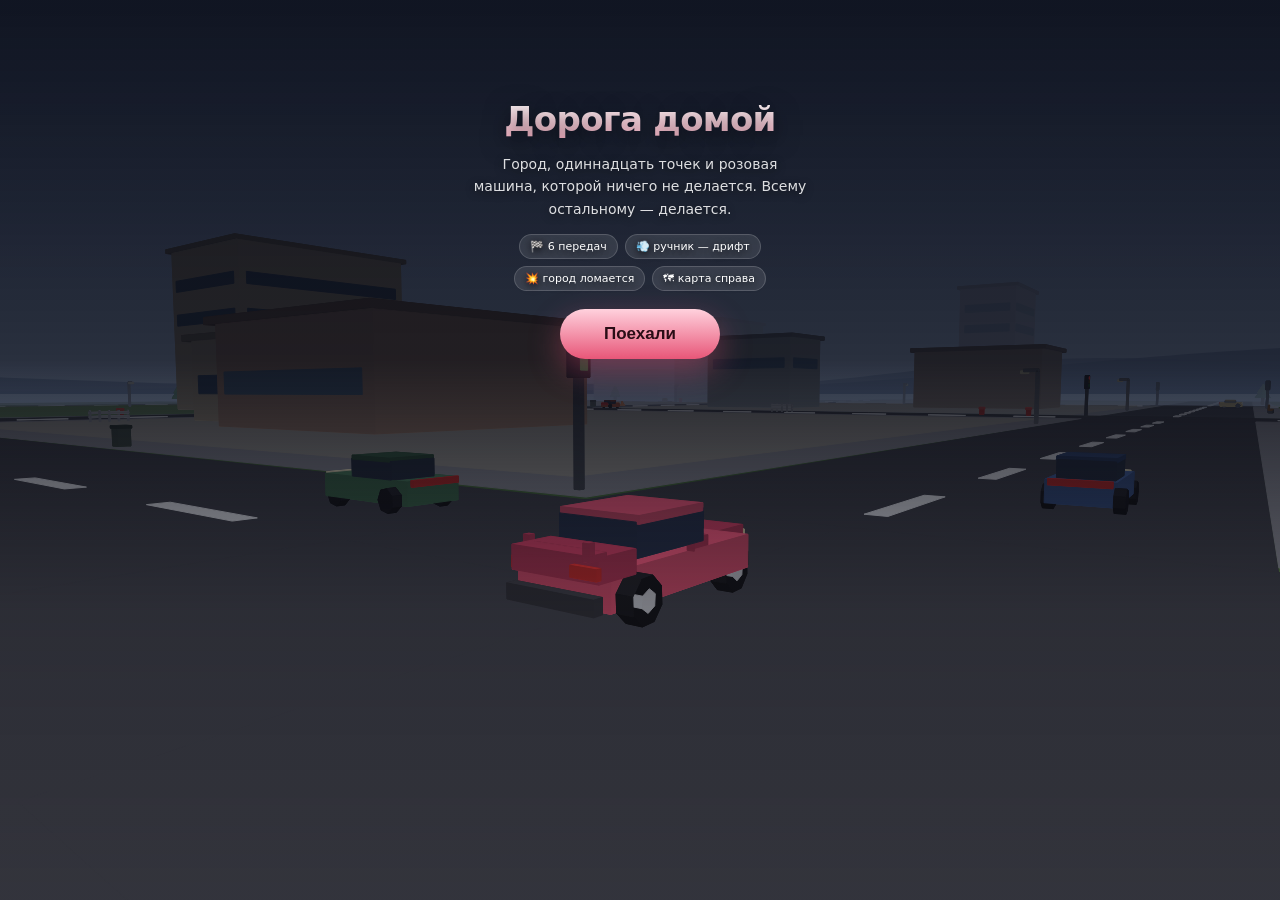
<file: road-home.html>
<!DOCTYPE html>
<html lang="ru">
<head>
<meta charset="utf-8">
<meta name="viewport" content="width=device-width,initial-scale=1,maximum-scale=1,user-scalable=no,viewport-fit=cover">
<meta name="theme-color" content="#0b0d14">
<meta name="apple-mobile-web-app-capable" content="yes">
<title>Дорога домой</title>
<style>
*{margin:0;padding:0;box-sizing:border-box;-webkit-tap-highlight-color:transparent}
html,body{width:100%;height:100%;overflow:hidden;background:#0b0d14;
  font-family:system-ui,-apple-system,"Segoe UI",Roboto,"Helvetica Neue",sans-serif;
  -webkit-user-select:none;user-select:none;touch-action:none;overscroll-behavior:none}
#c{display:block;position:absolute;top:0;left:0;right:0;bottom:0;inset:0}

/* ---------- худ ---------- */
#hud{position:absolute;top:0;left:0;padding:calc(env(safe-area-inset-top) + 12px) 0 0 14px;
  display:flex;flex-direction:column;gap:8px;align-items:flex-start;pointer-events:none;
  color:#fff;opacity:0;transition:opacity .4s}
#hud.on{opacity:1}
.card{background:rgba(10,14,24,.42);backdrop-filter:blur(7px);-webkit-backdrop-filter:blur(7px);
  border:1px solid rgba(255,255,255,.13);border-radius:14px;padding:7px 12px}
.lbl{font-size:9px;letter-spacing:.15em;text-transform:uppercase;opacity:.6}
.val{font-size:19px;font-weight:700;line-height:1.15;font-variant-numeric:tabular-nums}
.val small{font-size:10px;font-weight:600;opacity:.55;margin-left:2px}

/* приборка: скорость, передача, тахометр */
#dash{display:flex;align-items:center;gap:12px}
#gear{font-size:26px;font-weight:800;line-height:1;min-width:24px;text-align:center;color:#ffd05c}
#tach{width:74px;height:5px;border-radius:3px;background:rgba(255,255,255,.16);overflow:hidden}
#tachF{height:100%;width:0%;background:linear-gradient(90deg,#6ee7a8,#ffd05c 62%,#ff5470 88%);
  transition:width .06s linear}

#score{display:none}
#score.on{display:block}

/* всплывающий счётчик дрифта */
#drift{position:absolute;left:50%;top:38%;transform:translate(-50%,-50%) scale(.85);
  font-size:30px;font-weight:800;color:#ffd05c;text-shadow:0 4px 18px rgba(0,0,0,.7);
  opacity:0;transition:opacity .18s,transform .18s;pointer-events:none;letter-spacing:.02em}
#drift.on{opacity:1;transform:translate(-50%,-50%) scale(1)}
#drift em{display:block;font-style:normal;font-size:11px;letter-spacing:.22em;opacity:.7;text-align:center}

/* ---------- управление ---------- */
#pad{position:absolute;left:0;right:0;bottom:0;inset:auto 0 0 0;
  padding:0 14px calc(env(safe-area-inset-bottom) + 14px);
  display:flex;justify-content:space-between;align-items:flex-end;
  opacity:0;transition:opacity .4s;pointer-events:none}
#pad.on{opacity:1;pointer-events:auto}
.grp{display:flex;gap:11px;align-items:flex-end}
.grp.right{flex-direction:column;align-items:flex-end;gap:9px}
.row{display:flex;gap:11px;align-items:flex-end}
.btn{width:68px;height:68px;border-radius:50%;border:1px solid rgba(255,255,255,.22);
  background:rgba(255,255,255,.1);backdrop-filter:blur(8px);-webkit-backdrop-filter:blur(8px);
  color:#fff;font-size:22px;font-weight:700;display:flex;align-items:center;justify-content:center;
  transition:transform .07s,background .1s;touch-action:none}
.btn.sm{font-size:11px;letter-spacing:.05em}
.btn.gas{width:78px;height:78px;font-size:19px;background:rgba(232,86,120,.3);border-color:rgba(255,160,185,.5)}
.btn.hb{width:112px;height:50px;border-radius:25px;font-size:12px;letter-spacing:.1em;
  background:rgba(96,164,255,.24);border-color:rgba(150,200,255,.45)}
.btn:active,.btn.dn{transform:scale(.92);background:rgba(255,255,255,.3)}
.btn.gas.dn{background:rgba(232,86,120,.6)}
.btn.hb.dn{background:rgba(96,164,255,.6)}

/* ---------- диалог ---------- */
#dlg{position:absolute;left:0;right:0;bottom:0;padding:16px 16px calc(env(safe-area-inset-bottom) + 20px);
  display:none;pointer-events:auto}
#dlg.on{display:block;animation:up .35s cubic-bezier(.2,.9,.3,1)}
@keyframes up{from{opacity:0;transform:translateY(24px)}to{opacity:1;transform:none}}
#box{max-width:560px;margin:0 auto;background:rgba(12,14,22,.9);border:1px solid rgba(255,255,255,.16);
  border-radius:18px;padding:16px 18px 14px;color:#fff;box-shadow:0 18px 50px rgba(0,0,0,.55)}
#who{font-size:11px;letter-spacing:.16em;text-transform:uppercase;color:#c79bff;margin-bottom:7px}
#say{font-size:17px;line-height:1.5;min-height:3.1em}
#next{margin-top:10px;font-size:12px;opacity:.5;text-align:right;animation:bl 1.3s infinite}
@keyframes bl{0%,100%{opacity:.18}50%{opacity:.65}}

/* ---------- заставка ---------- */
#menu{position:absolute;top:0;left:0;right:0;bottom:0;inset:0;z-index:10;display:flex;flex-direction:column;
  align-items:center;justify-content:flex-start;gap:14px;padding:11vh 28px 28px;text-align:center;color:#fff;
  background:linear-gradient(180deg,rgba(9,11,20,.93) 0%,rgba(9,11,20,.8) 40%,
                                    rgba(9,11,20,.2) 68%,rgba(9,11,20,.04) 100%)}
#menu.off{display:none}
h1{font-size:34px;font-weight:800;letter-spacing:-.02em;text-shadow:0 6px 24px rgba(0,0,0,.6);
  background:linear-gradient(180deg,#fff,#ffb9cc);-webkit-background-clip:text;background-clip:text;color:transparent}
#menu p{max-width:340px;font-size:14px;line-height:1.6;opacity:.85;text-shadow:0 2px 10px rgba(0,0,0,.7)}
#keys{display:flex;flex-wrap:wrap;justify-content:center;gap:7px;max-width:330px}
#keys span{font-size:11px;padding:5px 10px;border-radius:999px;background:rgba(255,255,255,.1);
  border:1px solid rgba(255,255,255,.16);text-shadow:0 2px 8px rgba(0,0,0,.8)}
#go{margin-top:4px;padding:15px 44px;border:0;border-radius:999px;font-size:17px;font-weight:700;color:#2a0d16;
  background:linear-gradient(180deg,#ffd1dd,#e85678);box-shadow:0 12px 32px rgba(232,86,120,.4)}
#go:active{transform:scale(.96)}

#crash{position:absolute;top:0;left:0;right:0;bottom:0;inset:0;z-index:50;display:none;align-items:center;justify-content:center;
  background:#000;color:#4cf08a;font-family:ui-monospace,Menlo,Consolas,monospace;font-size:13px;
  white-space:pre-wrap;line-height:1.6;text-align:center;padding:20px}
#crash.on{display:flex}

/* видно только если в браузере выключен JavaScript */
#nojs{position:fixed;top:0;left:0;right:0;bottom:0;inset:0;z-index:99;
  display:flex;flex-direction:column;align-items:center;justify-content:center;gap:14px;
  padding:32px 26px;text-align:center;color:#fff;background:#11131c}
#nojs h2{font-size:22px;font-weight:800}
#nojs p{max-width:330px;font-size:14px;line-height:1.6;opacity:.85}
#nojs b{color:#ffb9cc}
</style>
</head>
<body>
<noscript><div id="nojs">
  <h2>Нужен обычный браузер</h2>
  <p>Похоже, файл открыт во встроенном просмотрщике мессенджера — в нём выключены скрипты, поэтому игра не запускается.</p>
  <p><b>Что сделать:</b> нажми «Поделиться» → «Сохранить в Файлы», потом открой файл из «Файлов» — он откроется в Safari и заработает.</p>
</div></noscript>
<canvas id="c"></canvas>

<div id="hud">
  <div class="card"><div class="lbl">Точка</div><div class="val" id="hCp">1<small>/11</small></div></div>
  <div class="card">
    <div class="lbl">Скорость</div>
    <div id="dash">
      <div class="val" id="hSpd">0<small>км/ч</small></div>
      <div id="gear">N</div>
      <div id="tach"><div id="tachF"></div></div>
    </div>
  </div>
  <div class="card" id="score">
    <div class="lbl">Разнесено</div><div class="val" id="hWreck">0</div>
    <div class="lbl" style="margin-top:5px">Дрифт</div><div class="val" id="hDrift">0</div>
  </div>
</div>

<div id="drift"><span id="driftN">0</span><em>дрифт</em></div>

<div id="pad">
  <div class="grp">
    <div class="btn" id="bL">◀</div>
    <div class="btn" id="bR">▶</div>
  </div>
  <div class="grp right">
    <div class="btn hb" id="bD">ДРИФТ</div>
    <div class="row">
      <div class="btn sm" id="bB">ТОРМОЗ</div>
      <div class="btn gas" id="bG">ГАЗ</div>
    </div>
  </div>
</div>

<div id="dlg"><div id="box">
  <div id="who">Незнакомец</div>
  <div id="say"></div>
  <div id="next">нажми, чтобы продолжить ▸</div>
</div></div>

<div id="crash"></div>

<div id="menu">
  <h1>Дорога домой</h1>
  <p>Город, одиннадцать точек и розовая машина, которой ничего не делается. Всему остальному — делается.</p>
  <div id="keys"><span>🏁 6 передач</span><span>💨 ручник — дрифт</span><span>💥 город ломается</span><span>🗺 карта справа</span></div>
  <button id="go">Поехали</button>
</div>

<script>
'use strict';

// Если игра почему-то не заведётся, человек должен увидеть причину,
// а не молча тыкать в кнопку. Ставим перехватчик самым первым.
const BUILD = 'город-1';
function fail(msg){
  try {
    const m = document.getElementById('menu');
    if (m) m.className = 'off';              // иначе заставка накрывает сообщение
    const box = document.getElementById('crash');
    box.className = 'on';
    box.style.fontSize = '13px';
    box.textContent = 'Игра не запустилась 😕\n\nсборка ' + BUILD + '\n' + msg +
      '\n\nПокажи это сообщение тому, кто её собирал.';
  } catch (e) {}
}
window.addEventListener('error', function(e){
  fail((e.message || 'неизвестная ошибка') + '\n' + (e.filename || '') + ':' + (e.lineno || '?'));
});

/* =====================================================================
   Крошечный софтверный 3D-рендер на обычном canvas 2d.
   Никаких библиотек: грани сортируются по глубине и заливаются
   кистью «от дальних к ближним». Этого хватает для low-poly.
   ===================================================================== */

const cvs = document.getElementById('c');
const ctx = cvs.getContext('2d', { alpha:false });

const FOV  = Math.PI / 3.1;
const FOV_V_MAX = 1.15;      // предел вертикального обзора
const NEAR = 0.45;
let W = 1, H = 1, DPR = 1, FL = 500, FL_BASE = 500;
let TAN_H = 1;               // тангенс половины горизонтального угла обзора

function resize(){
  DPR = Math.min(window.devicePixelRatio || 1, 2);
  const de = document.documentElement;
  W = Math.round(window.innerWidth  || de.clientWidth  || 360);
  H = Math.round(window.innerHeight || de.clientHeight || 640);
  cvs.style.width = W + 'px';
  cvs.style.height = H + 'px';
  cvs.width  = Math.round(W * DPR);
  cvs.height = Math.round(H * DPR);
  ctx.setTransform(DPR, 0, 0, DPR, 0, 0);
  FL_BASE = Math.max((Math.min(W, H) / 2) / Math.tan(FOV / 2),
                     (H / 2) / Math.tan(FOV_V_MAX / 2));
  FL = FL_BASE;
  TAN_H = (W / 2) / FL;
}
window.addEventListener('resize', resize);
window.addEventListener('orientationchange', () => setTimeout(resize, 120));
resize();

// --- мелкая математика -------------------------------------------------
const clamp = (v,a,b) => v < a ? a : (v > b ? b : v);
const lerp  = (a,b,t) => a + (b - a) * t;
function lerpAng(a,b,t){
  let d = ((b - a + Math.PI) % (Math.PI*2) + Math.PI*2) % (Math.PI*2) - Math.PI;
  return a + d * t;
}
function wrapAng(a){ return ((a + Math.PI) % (Math.PI*2) + Math.PI*2) % (Math.PI*2) - Math.PI; }

// детерминированный генератор — город каждый раз одинаковый
let _seed = 1;
function srnd(){ _seed = (_seed * 1664525 + 1013904223) >>> 0; return _seed / 4294967296; }
function pick(arr){ return arr[(srnd() * arr.length) | 0]; }
function hash2(i,j){
  let n = ((i * 73856093) ^ (j * 19349663)) >>> 0;
  n = ((n ^ (n >>> 13)) * 1274126177) >>> 0;
  return (n >>> 0) / 4294967296;
}

// --- камера ------------------------------------------------------------
const cam = { x:0, y:5, z:-12, yaw:0, pitch:0.26, cy:1, sy:0, cp:1, sp:0 };
function camPrep(){
  cam.cy = Math.cos(cam.yaw); cam.sy = Math.sin(cam.yaw);
  cam.cp = Math.cos(cam.pitch); cam.sp = Math.sin(cam.pitch);
  TAN_H = (W / 2) / FL;
}
function lookAt(tx,ty,tz){
  const dx = tx - cam.x, dy = ty - cam.y, dz = tz - cam.z;
  return { yaw: Math.atan2(dx, dz), pitch: Math.atan2(-dy, Math.hypot(dx, dz)) };
}

// мир -> камера
function toCam(p, out){
  const dx = p[0] - cam.x, dy = p[1] - cam.y, dz = p[2] - cam.z;
  const z1 = dx * cam.sy + dz * cam.cy;
  out[0] = dx * cam.cy - dz * cam.sy;
  out[1] = dy * cam.cp + z1 * cam.sp;
  out[2] = z1 * cam.cp - dy * cam.sp;
  return out;
}

// Дешёвая проверка «точка вообще может попасть в кадр»: конус вокруг
// направления взгляда. Запас MARGIN покрывает длинные грани, центр
// которых уже вышел за конус, а край ещё виден.
const CULL_MARGIN = 70;
function inView(dx, dz){
  const f = dx * cam.sy + dz * cam.cy;
  if (f < -CULL_MARGIN) return false;
  const s = dx * cam.cy - dz * cam.sy;
  return Math.abs(s) <= (f + CULL_MARGIN) * TAN_H + CULL_MARGIN;
}

// --- свет и туман ------------------------------------------------------
const LIGHT = (() => { const l=[0.42,0.82,-0.38], m=Math.hypot(l[0],l[1],l[2]); return [l[0]/m,l[1]/m,l[2]/m]; })();
let FOG_A = 175, FOG_B = 345;           // где туман начинается и где съедает всё
const FOG_RGB = [176, 198, 231];

// очередь граней текущего кадра: {v:[[x,y,z]..], c:[r,g,b(,a)], l:слой}
let queue = [];
// слои: 0 земля, 1 асфальт и тротуар, 2 двор и разметка, 3 следы шин,
//        4 объекты, 5 прозрачные эффекты, 6 лампы без затенения
function push(v, c, l){ queue.push({ v:v, c:c, l:l === undefined ? 4 : l }); }

// обрезка многоугольника по ближней плоскости (иначе грани за спиной
// выворачиваются наизнанку)
function clipNear(pts){
  const out = [];
  for (let i = 0; i < pts.length; i++){
    const a = pts[i], b = pts[(i + 1) % pts.length];
    const ain = a[2] >= NEAR, bin = b[2] >= NEAR;
    if (ain) out.push(a);
    if (ain !== bin){
      const t = (NEAR - a[2]) / (b[2] - a[2]);
      out.push([a[0] + (b[0]-a[0])*t, a[1] + (b[1]-a[1])*t, NEAR]);
    }
  }
  return out;
}

let drawnFaces = 0;
function renderQueue(){
  const draw = [];
  const tmp = [0,0,0];
  const FAR2 = FOG_B * FOG_B;

  for (let qi = 0; qi < queue.length; qi++){
    const f = queue[qi], v = f.v, n = v.length;
    let cx = 0, cy = 0, cz = 0;
    for (let i = 0; i < n; i++){ cx += v[i][0]; cy += v[i][1]; cz += v[i][2]; }
    cx /= n; cy /= n; cz /= n;
    const ddx = cx - cam.x, ddz = cz - cam.z;
    if (ddx*ddx + ddz*ddz > FAR2) continue;
    if (!inView(ddx, ddz)) continue;
    const dist = Math.hypot(ddx, cy - cam.y, ddz);

    const cpts = new Array(n);
    let anyBack = false, allBack = true;
    for (let i = 0; i < n; i++){
      toCam(v[i], tmp);
      cpts[i] = [tmp[0], tmp[1], tmp[2]];
      if (tmp[2] < NEAR) anyBack = true; else allBack = false;
    }
    if (allBack) continue;
    let poly = cpts;
    if (anyBack){ poly = clipNear(cpts); if (poly.length < 3) continue; }

    const sp = new Array(poly.length);
    let minX = 1e9, maxX = -1e9, minY = 1e9, maxY = -1e9, az = 0;
    for (let i = 0; i < poly.length; i++){
      const p = poly[i], k = FL / p[2];
      const X = W/2 + p[0]*k, Y = H/2 - p[1]*k;
      sp[i] = [X, Y];
      if (X < minX) minX = X; if (X > maxX) maxX = X;
      if (Y < minY) minY = Y; if (Y > maxY) maxY = Y;
      az += p[2];
    }
    if (maxX < -4 || minX > W + 4 || maxY < -4 || minY > H + 4) continue;
    az /= poly.length;

    // нормаль; разворачиваем её к камере, чтобы видимая сторона была освещена
    const ax = v[1][0]-v[0][0], ay = v[1][1]-v[0][1], az0 = v[1][2]-v[0][2];
    const bx = v[2][0]-v[0][0], by = v[2][1]-v[0][1], bz = v[2][2]-v[0][2];
    let nx = ay*bz - az0*by, ny = az0*bx - ax*bz, nz = ax*by - ay*bx;
    const nl = Math.hypot(nx, ny, nz) || 1;
    nx /= nl; ny /= nl; nz /= nl;
    if (nx*(cam.x-cx) + ny*(cam.y-cy) + nz*(cam.z-cz) < 0){ nx=-nx; ny=-ny; nz=-nz; }

    const sh = f.l === 6 ? 1 : (0.52 + 0.48 * Math.max(0, nx*LIGHT[0] + ny*LIGHT[1] + nz*LIGHT[2]));
    const col = f.c;
    let r = col[0]*sh, g = col[1]*sh, b = col[2]*sh;
    let fog = clamp((dist - FOG_A) / (FOG_B - FOG_A), 0, 1);
    if (f.l >= 5) fog *= 0.4;                      // маркеры, огонь и дым — почти без тумана
    if (fog > 0){
      r = lerp(r, FOG_RGB[0], fog); g = lerp(g, FOG_RGB[1], fog); b = lerp(b, FOG_RGB[2], fog);
    }
    const alpha = col.length > 3 ? col[3] * (1 - fog*0.5) : 1;
    if (alpha <= 0.01) continue;
    draw.push({ p:sp, s:'rgb(' + (r|0) + ',' + (g|0) + ',' + (b|0) + ')', a:alpha, z:az, l:f.l });
  }

  // слой за слоем, внутри слоя — от дальних к ближним
  draw.sort((A,B) => (A.l - B.l) || (B.z - A.z));

  let lastA = 1;
  ctx.lineWidth = 1;
  ctx.lineJoin = 'round';
  for (let i = 0; i < draw.length; i++){
    const d = draw[i];
    if (d.a !== lastA){ ctx.globalAlpha = d.a; lastA = d.a; }
    ctx.fillStyle = d.s; ctx.strokeStyle = d.s;
    const p = d.p;
    ctx.beginPath();
    ctx.moveTo(p[0][0], p[0][1]);
    for (let j = 1; j < p.length; j++) ctx.lineTo(p[j][0], p[j][1]);
    ctx.closePath();
    ctx.fill();
    if (d.a === 1) ctx.stroke();     // закрывает щели между соседними гранями
  }
  if (lastA !== 1) ctx.globalAlpha = 1;
  drawnFaces = draw.length;
  queue.length = 0;
}

/* ---------------------------------------------------------------------
   Небо: градиент, солнце и силуэт холмов за городом.
   --------------------------------------------------------------------- */
function drawSky(){
  const hy = H/2 - FL * Math.tan(cam.pitch);        // линия горизонта
  const g = ctx.createLinearGradient(0, Math.min(0, hy - H), 0, hy);
  g.addColorStop(0,   '#2f4f9e');
  g.addColorStop(0.55,'#6f96d8');
  g.addColorStop(1,   '#b0c6e7');
  ctx.fillStyle = g;
  ctx.fillRect(0, 0, W, Math.max(0, hy));
  ctx.fillStyle = 'rgb(176,198,231)';
  if (hy < H) ctx.fillRect(0, Math.max(0, hy), W, H - Math.max(0, hy));

  const sa = 0.9;                                    // мировой азимут солнца
  const da = wrapAng(sa - cam.yaw);
  if (Math.abs(da) < 1.2){
    const sx = W/2 + Math.tan(da) * FL, sy = hy - FL * 0.30;
    const sg = ctx.createRadialGradient(sx, sy, 4, sx, sy, 130);
    sg.addColorStop(0, 'rgba(255,246,214,.95)');
    sg.addColorStop(0.18,'rgba(255,224,170,.55)');
    sg.addColorStop(1, 'rgba(255,214,160,0)');
    ctx.fillStyle = sg;
    ctx.beginPath(); ctx.arc(sx, sy, 130, 0, 6.2832); ctx.fill();
  }

  if (hy > -40){
    for (let layer = 0; layer < 2; layer++){
      const amp = layer ? 46 : 78, k = layer ? 0.9 : 0.55;
      ctx.fillStyle = layer ? 'rgba(126,152,192,.7)' : 'rgba(98,124,168,.55)';
      ctx.beginPath();
      ctx.moveTo(-6, hy + 2);
      for (let x = -6; x <= W + 6; x += 14){
        const ang = Math.atan((x - W/2) / FL) + cam.yaw;
        const h = amp * (0.55 + 0.45*Math.sin(ang*3.1*k + layer*2.1))
                      * (0.6 + 0.4*Math.sin(ang*7.7*k + 1.3 + layer));
        ctx.lineTo(x, hy - Math.abs(h) * (layer ? 0.75 : 1));
      }
      ctx.lineTo(W + 6, hy + 2);
      ctx.closePath(); ctx.fill();
    }
  }
}

/* =====================================================================
   Конструктор геометрии
   ===================================================================== */

function box(out, cx,cy,cz, sx,sy,sz, col, ry){
  const hx=sx/2, hy=sy/2, hz=sz/2;
  const c = Math.cos(ry||0), s = Math.sin(ry||0);
  const raw = [[-hx,-hy,-hz],[hx,-hy,-hz],[hx,-hy,hz],[-hx,-hy,hz],
               [-hx, hy,-hz],[hx, hy,-hz],[hx, hy,hz],[-hx, hy,hz]];
  const p = raw.map(v => [v[0]*c + v[2]*s + cx, v[1] + cy, -v[0]*s + v[2]*c + cz]);
  const F = [[4,5,6,7],[0,3,2,1],[3,2,6,7],[0,1,5,4],[1,2,6,5],[0,3,7,4]];
  for (let i = 0; i < F.length; i++) out.push({ v:F[i].map(k => p[k]), c:col });
  return out;
}

// призма вдоль оси X — из неё делаются колёса
function cylX(out, cx,cy,cz, r, len, sides, rot, col, cap){
  const hl = len/2, a = [], b = [];
  for (let i = 0; i < sides; i++){
    const t = rot + i * Math.PI*2 / sides;
    const y = Math.sin(t)*r, z = Math.cos(t)*r;
    a.push([cx-hl, cy+y, cz+z]);
    b.push([cx+hl, cy+y, cz+z]);
  }
  for (let i = 0; i < sides; i++){
    const j = (i+1) % sides;
    out.push({ v:[a[i], a[j], b[j], b[i]], c:col });
  }
  out.push({ v:a.slice().reverse(), c:cap||col });
  out.push({ v:b.slice(),           c:cap||col });
  return out;
}

function cone(out, cx,cy,cz, r, h, sides, col){
  const base = [];
  for (let i = 0; i < sides; i++){
    const t = i * Math.PI*2 / sides;
    base.push([cx + Math.cos(t)*r, cy, cz + Math.sin(t)*r]);
  }
  const tip = [cx, cy + h, cz];
  for (let i = 0; i < sides; i++) out.push({ v:[base[i], base[(i+1)%sides], tip], c:col });
  out.push({ v:base.slice().reverse(), c:col });
  return out;
}

// угловатый «шарик» — кроны, камни и кудри
function blob(out, cx,cy,cz, r, col, sq){
  const s = sq === undefined ? 1 : sq;
  const p = [[0,r,0],[0,-r,0],
             [r,r*0.32*s,0],[-r,r*0.32*s,0],[0,r*0.32*s,r],[0,r*0.32*s,-r],
             [r*0.7,-r*0.32*s,r*0.7],[-r*0.7,-r*0.32*s,r*0.7],
             [r*0.7,-r*0.32*s,-r*0.7],[-r*0.7,-r*0.32*s,-r*0.7]].map(v => [v[0]+cx, v[1]+cy, v[2]+cz]);
  const F = [[0,2,4],[0,4,3],[0,3,5],[0,5,2],
             [1,6,7],[1,7,9],[1,9,8],[1,8,6],
             [2,4,6],[4,3,7],[3,5,9],[5,2,8],
             [4,6,7],[3,7,9],[5,9,8],[2,8,6]];
  for (let i = 0; i < F.length; i++) out.push({ v:F[i].map(k => p[k]), c:col });
  return out;
}

// плоский прямоугольник на земле
function slab(out, cx, cz, w, d, y, col, layer){
  out.push({ v:[[cx-w/2,y,cz-d/2],[cx+w/2,y,cz-d/2],[cx+w/2,y,cz+d/2],[cx-w/2,y,cz+d/2]],
             c:col, l: layer === undefined ? 4 : layer });
  return out;
}

// перенос/поворот готового набора граней в мировые координаты
function xform(src, dst, px,py,pz, yaw, pitch, roll, layer){
  const cy = Math.cos(yaw||0),   sy = Math.sin(yaw||0);
  const cp = Math.cos(pitch||0), sp = Math.sin(pitch||0);
  const cr = Math.cos(roll||0),  sr = Math.sin(roll||0);
  for (let i = 0; i < src.length; i++){
    const f = src[i], nv = new Array(f.v.length);
    for (let j = 0; j < f.v.length; j++){
      const p = f.v[j];
      const x1 = p[0]*cr - p[1]*sr, y1 = p[0]*sr + p[1]*cr, z1 = p[2];
      const y2 = y1*cp - z1*sp,     z2 = y1*sp + z1*cp;
      nv[j] = [x1*cy + z2*sy + px, y2 + py, -x1*sy + z2*cy + pz];
    }
    dst.push({ v:nv, c: f.c, l: layer === undefined ? 4 : layer });
  }
  return dst;
}

function rotY(p, cx, cz, a){
  const c = Math.cos(a), s = Math.sin(a);
  return [p[0]*c + p[2]*s + cx, p[1], -p[0]*s + p[2]*c + cz];
}

/* =====================================================================
   Город: сетка улиц, кварталы, дома, светофоры
   ===================================================================== */

const GRID   = 8;        // узлов по каждой стороне
const BLOCK  = 116;      // расстояние между осями улиц
const ROAD_W = 18;       // ширина проезжей части
const CP_TOTAL = 11;
const X0 = -(GRID - 1) * BLOCK / 2;     // координата нулевого узла

function nodeX(i){ return X0 + i * BLOCK; }

let statics  = [];   // неподвижные грани мира
let props    = [];   // разрушаемые объекты
let builds   = [];   // коробки домов для столкновений
let blockBld = [];   // дома по кварталам — чтобы не перебирать все
let lightsAt = [];   // перекрёстки со светофорами
let route    = [];   // 12 точек: старт + 11 контрольных
let house    = null;

const ASPHALT = [58,60,68], MARK = [206,208,214], WALK = [128,130,138],
      LOT = [86,116,70], YARD = [148,146,140];
const WALL_COLS = [[196,176,150],[166,158,150],[186,150,130],[150,160,168],
                   [176,166,190],[140,150,140],[200,186,160],[158,140,128]];
const WIN_COLS  = [[72,104,140],[60,86,120],[86,118,150]];

function blockIndex(x, z){
  const i = Math.floor((x - X0) / BLOCK), j = Math.floor((z - X0) / BLOCK);
  if (i < 0 || j < 0 || i >= GRID-1 || j >= GRID-1) return -1;
  return j * (GRID-1) + i;
}

// расстояние до ближайшей проезжей части (0 — стоим на асфальте)
function roadDist(x, z){
  const ki = clamp(Math.round((x - X0) / BLOCK), 0, GRID-1);
  const kj = clamp(Math.round((z - X0) / BLOCK), 0, GRID-1);
  const dx = Math.abs(x - nodeX(ki)) - ROAD_W/2;
  const dz = Math.abs(z - nodeX(kj)) - ROAD_W/2;
  return Math.max(0, Math.min(dx, dz));
}

function buildCity(){
  _seed = 7727311;
  statics = []; props = []; builds = []; lightsAt = [];
  blockBld = new Array((GRID-1)*(GRID-1));
  for (let i = 0; i < blockBld.length; i++) blockBld[i] = [];

  const lo = nodeX(0), hi = nodeX(GRID-1);

  // --- асфальт кусками по кварталам ---
  for (let i = 0; i < GRID; i++){
    for (let j = 0; j < GRID-1; j++){
      const a = nodeX(j), b = nodeX(j+1);
      slab(statics, nodeX(i), (a+b)/2, ROAD_W, b-a, 0.05, ASPHALT, 1);
      slab(statics, (a+b)/2, nodeX(i), b-a, ROAD_W, 0.05, ASPHALT, 1);
    }
  }
  for (let i = 0; i < GRID; i++)
    for (let j = 0; j < GRID; j++)
      slab(statics, nodeX(i), nodeX(j), ROAD_W, ROAD_W, 0.05, ASPHALT, 1);
  // осевая разметка между перекрёстками
  for (let i = 0; i < GRID; i++){
    for (let j = 0; j < GRID-1; j++){
      const a = nodeX(j) + ROAD_W/2, b = nodeX(j+1) - ROAD_W/2;
      const n = Math.max(2, Math.floor((b-a) / 11));
      for (let k = 0; k < n; k++){
        const t0 = a + (b-a) * (k + 0.18)/n, t1 = a + (b-a) * (k + 0.62)/n;
        slab(statics, nodeX(i), (t0+t1)/2, 0.7, t1-t0, 0.09, MARK, 2);
        slab(statics, (t0+t1)/2, nodeX(i), t1-t0, 0.7, 0.09, MARK, 2);
      }
    }
  }

  // --- кварталы: тротуар, двор, дома ---
  const inner = BLOCK - ROAD_W;          // сторона квартала вместе с тротуаром
  for (let i = 0; i < GRID-1; i++){
    for (let j = 0; j < GRID-1; j++){
      const cx = nodeX(i) + BLOCK/2, cz = nodeX(j) + BLOCK/2;
      slab(statics, cx, cz, inner, inner, 0.14, WALK, 1);       // тротуар
      slab(statics, cx, cz, inner-9, inner-9, 0.17,
           hash2(i, j) < 0.45 ? YARD : LOT, 2);                 // двор
      const bi = j*(GRID-1) + i;

      const count = 2 + ((srnd()*3)|0);
      for (let b = 0; b < count; b++){
        const w = 15 + srnd()*21, d = 15 + srnd()*21;
        const half = (inner - 12)/2;
        const bx = cx + (srnd()*2-1) * Math.max(0, half - w/2);
        const bz = cz + (srnd()*2-1) * Math.max(0, half - d/2);
        let ok = true;
        for (const o of blockBld[bi]){
          if (Math.abs(bx-o.x) < (w+o.w)/2 + 3 && Math.abs(bz-o.z) < (d+o.d)/2 + 3){ ok = false; break; }
        }
        if (!ok) continue;
        const h = 9 + srnd()*srnd()*46;
        const rec = { x:bx, z:bz, w:w, d:d, h:h, dead:false, faces:null };
        rec.faces = makeBuilding(bx, bz, w, d, h, rec);
        blockBld[bi].push(rec); builds.push(rec);
      }
      scatterProps(cx, cz, inner, bi);
    }
  }

  // --- светофоры на перекрёстках ---
  for (let i = 0; i < GRID; i++){
    for (let j = 0; j < GRID; j++){
      lightsAt.push({ i:i, j:j, x:nodeX(i), z:nodeX(j) });
    }
  }
}

function makeBuilding(cx, cz, w, d, h, rec){
  const wall = pick(WALL_COLS), win = pick(WIN_COLS);
  if (rec) rec.col = wall;
  const dark = [wall[0]*0.72|0, wall[1]*0.72|0, wall[2]*0.72|0];
  const o = [];
  box(o, cx, h/2 + 0.17, cz, w, h, d, wall);
  box(o, cx, h + 0.5, cz, w + 1.6, 0.7, d + 1.6, dark);        // карниз
  // ленты окон по всем фасадам
  const floors = Math.min(5, Math.max(1, Math.floor((h - 3) / 6)));
  for (let f = 0; f < floors; f++){
    const y = 3.4 + f * ((h - 4.4) / floors);
    const bh = Math.min(2.2, (h - 4.4) / floors * 0.55);
    if (bh < 0.5) break;
    const e = 0.08;
    o.push({ v:[[cx-w/2+1.5, y, cz-d/2-e],[cx+w/2-1.5, y, cz-d/2-e],
                [cx+w/2-1.5, y+bh, cz-d/2-e],[cx-w/2+1.5, y+bh, cz-d/2-e]], c:win });
    o.push({ v:[[cx-w/2+1.5, y, cz+d/2+e],[cx+w/2-1.5, y, cz+d/2+e],
                [cx+w/2-1.5, y+bh, cz+d/2+e],[cx-w/2+1.5, y+bh, cz+d/2+e]], c:win });
    o.push({ v:[[cx-w/2-e, y, cz-d/2+1.5],[cx-w/2-e, y, cz+d/2-1.5],
                [cx-w/2-e, y+bh, cz+d/2-1.5],[cx-w/2-e, y+bh, cz-d/2+1.5]], c:win });
    o.push({ v:[[cx+w/2+e, y, cz-d/2+1.5],[cx+w/2+e, y, cz+d/2-1.5],
                [cx+w/2+e, y+bh, cz+d/2-1.5],[cx+w/2+e, y+bh, cz-d/2+1.5]], c:win });
  }
  const out = [];
  for (const f of o){
    const rf = { v:f.v, c:f.c, l:4, bx:cx, bz:cz, bref:rec };
    statics.push(rf); out.push(rf);
  }
  return out;
}

/* =====================================================================
   Разрушаемая мелочь: фонари, лавки, урны, заборы, деревья
   ===================================================================== */

// Каждый объект хранит уже готовые мировые грани — так их не нужно
// пересчитывать каждый кадр, а при ударе они же становятся обломками.
function addProp(kind, x, z, yaw){
  const o = [];
  let r = 1.2, mass = 1;
  if (kind === 'lamp'){
    box(o, 0, 3.0, 0, 0.3, 6.0, 0.3, [122,126,134]);
    box(o, 0, 6.1, 0.7, 0.26, 0.26, 1.6, [122,126,134]);
    box(o, 0, 5.9, 1.4, 0.9, 0.3, 0.7, [246,238,196]);
    r = 1.0; mass = 1.4;
  } else if (kind === 'hydrant'){
    box(o, 0, 0.45, 0, 0.5, 0.9, 0.5, [206,62,58]);
    box(o, 0, 1.0,  0, 0.7, 0.24, 0.7, [226,88,82]);
    r = 0.7;
  } else if (kind === 'bin'){
    box(o, 0, 0.6, 0, 0.8, 1.2, 0.8, [72,86,78]);
    box(o, 0, 1.28, 0, 0.94, 0.16, 0.94, [52,64,58]);
    r = 0.8;
  } else if (kind === 'cone'){
    cone(o, 0, 0.08, 0, 0.42, 1.0, 5, [232,116,44]);
    box(o, 0, 0.06, 0, 1.0, 0.12, 1.0, [240,140,70]);
    r = 0.6; mass = 0.4;
  } else if (kind === 'bench'){
    box(o, 0, 0.5, 0, 2.4, 0.16, 0.7, [150,104,62]);
    box(o, 0, 0.95, -0.28, 2.4, 0.7, 0.14, [150,104,62]);
    box(o, -1.0, 0.25, 0, 0.16, 0.5, 0.66, [92,96,104]);
    box(o,  1.0, 0.25, 0, 0.16, 0.5, 0.66, [92,96,104]);
    r = 1.5;
  } else if (kind === 'fence'){
    box(o, 0, 0.55, 0, 4.4, 0.14, 0.12, [186,190,198]);
    box(o, 0, 1.05, 0, 4.4, 0.14, 0.12, [186,190,198]);
    for (let k = -2; k <= 2; k++) box(o, k*1.05, 0.65, 0, 0.12, 1.3, 0.12, [166,170,180]);
    r = 2.4;
  } else if (kind === 'stop'){
    box(o, -1.6, 1.3, 0, 0.18, 2.6, 0.18, [96,100,110]);
    box(o,  1.6, 1.3, 0, 0.18, 2.6, 0.18, [96,100,110]);
    box(o, 0, 2.7, 0, 4.0, 0.2, 1.8, [70,140,150]);
    box(o, 0, 1.5, -0.8, 3.6, 2.2, 0.1, [150,196,206]);
    r = 2.2; mass = 1.6;
  } else if (kind === 'tree'){
    box(o, 0, 1.2, 0, 0.5, 2.4, 0.5, [92,66,44]);
    cone(o, 0, 2.0, 0, 2.0, 3.0, 6, [54,116,58]);
    cone(o, 0, 3.4, 0, 1.5, 2.6, 6, [64,130,64]);
    r = 1.5; mass = 1.5;
  } else {   // ящик
    box(o, 0, 0.55, 0, 1.1, 1.1, 1.1, [148,116,76]);
    r = 0.8; mass = 0.6;
  }
  const c = Math.cos(yaw), s = Math.sin(yaw);
  const faces = o.map(f => ({
    v: f.v.map(p => [p[0]*c + p[2]*s + x, p[1], -p[0]*s + p[2]*c + z]),
    c: f.c
  }));
  props.push({ x:x, z:z, r:r, mass:mass, alive:true, faces:faces });
}

const PROP_KINDS = ['lamp','lamp','hydrant','bin','cone','bench','fence','stop','tree','tree','crate'];

function scatterProps(cx, cz, inner, bi){
  const ring = (inner - 4.6) / 2;
  const n = 5 + ((srnd()*4)|0);
  for (let k = 0; k < n; k++){
    const side = (srnd()*4)|0;
    const t = (srnd()*2 - 1) * (ring - 6);
    let x, z, yaw;
    if (side === 0){ x = cx + t; z = cz - ring; yaw = 0; }
    else if (side === 1){ x = cx + t; z = cz + ring; yaw = Math.PI; }
    else if (side === 2){ x = cx - ring; z = cz + t; yaw = Math.PI/2; }
    else { x = cx + ring; z = cz + t; yaw = -Math.PI/2; }
    // не ставим вплотную к уже стоящему дому
    let ok = true;
    for (const b of blockBld[bi]){
      if (Math.abs(x-b.x) < b.w/2 + 2 && Math.abs(z-b.z) < b.d/2 + 2){ ok = false; break; }
    }
    if (ok) addProp(pick(PROP_KINDS), x, z, yaw);
  }
}

/* =====================================================================
   Светофоры
   ===================================================================== */

const LIGHT_PERIOD = 18;
// axis 0 — движение вдоль X, axis 1 — вдоль Z
function lightState(L, axis, t){
  const p = (t + hash2(L.i, L.j) * LIGHT_PERIOD) % LIGHT_PERIOD;
  if (axis === 1) return p < 7 ? 2 : (p < 8.2 ? 1 : 0);          // зелёный/жёлтый/красный
  return p < 9 ? 0 : (p < 16 ? 2 : (p < 17.2 ? 1 : 0));
}

function buildLightPoles(){
  for (const L of lightsAt){
    const off = ROAD_W/2 + 2.4;
    const posts = [[L.x + off, L.z - off, 0], [L.x - off, L.z + off, Math.PI/2]];
    for (const p of posts){
      const o = [];
      box(o, p[0], 2.6, p[1], 0.26, 5.2, 0.26, [78,82,92]);
      box(o, p[0], 5.1, p[1], 0.7, 1.9, 0.5, [44,48,56], p[2]);
      for (const f of o) statics.push({ v:f.v, c:f.c, l:4 });
    }
  }
}

function emitLights(t){
  const R2 = 150 * 150;
  for (let n = 0; n < lightsAt.length; n++){
    const L = lightsAt[n];
    const dx = L.x - cam.x, dz = L.z - cam.z;
    if (dx*dx + dz*dz > R2 || !inView(dx, dz)) continue;
    const off = ROAD_W/2 + 2.4;
    const posts = [[L.x + off, L.z - off, 0, 1], [L.x - off, L.z + off, Math.PI/2, 0]];
    for (const p of posts){
      const st = lightState(L, p[3], t);
      const cols = [[st===0?250:70, st===0?60:26, st===0?54:30],
                    [st===1?252:70, st===1?196:64, st===1?60:26],
                    [st===2?90:26,  st===2?236:74, st===2?110:40]];
      for (let k = 0; k < 3; k++){
        const y = 5.72 - k * 0.56;
        const d = 0.27;
        const a = p[2], ca = Math.cos(a), sa = Math.sin(a);
        const q = [[-0.2,y-0.2,d],[0.2,y-0.2,d],[0.2,y+0.2,d],[-0.2,y+0.2,d]]
          .map(v => [v[0]*ca + v[2]*sa + p[0], v[1], -v[0]*sa + v[2]*ca + p[1]]);
        push(q, cols[k], 6);
      }
    }
  }
}

/* =====================================================================
   Маршрут и дом в финале
   ===================================================================== */

function buildRoute(){
  _seed = 90218;
  let i = 1 + ((srnd()*(GRID-2))|0), j = 1 + ((srnd()*(GRID-2))|0);
  route = [{ i:i, j:j, x:nodeX(i), z:nodeX(j) }];
  let lastAx = -1, lastSg = 0;
  for (let k = 1; k <= CP_TOTAL; k++){
    const cands = [];
    for (let ax = 0; ax < 2; ax++){
      for (let sg = -1; sg <= 1; sg += 2){
        if (ax === lastAx && sg === -lastSg) continue;       // не разворачиваемся назад
        for (let step = 2; step <= 3; step++){
          const ni = i + (ax === 0 ? sg*step : 0);
          const nj = j + (ax === 1 ? sg*step : 0);
          if (ni < 1 || nj < 1 || ni > GRID-2 || nj > GRID-2) continue;
          cands.push([ni, nj, ax, sg]);
        }
      }
    }
    if (!cands.length){ i = clamp(i, 1, GRID-2); j = clamp(j, 1, GRID-2); continue; }
    const c = cands[(srnd()*cands.length)|0];
    i = c[0]; j = c[1]; lastAx = c[2]; lastSg = c[3];
    route.push({ i:i, j:j, x:nodeX(i), z:nodeX(j) });
  }
}

let doorLocal = [], doorHinge = [0,0,0], doorYaw = 0;

function placeHouse(){
  const last = route[CP_TOTAL], prev = route[CP_TOTAL-1];
  const dx = last.x - prev.x, dz = last.z - prev.z, L = Math.hypot(dx, dz) || 1;
  const fx = dx/L, fz = dz/L;            // куда едет машина на последнем отрезке
  const sx = -fz, sz = fx;               // вбок
  const hx = last.x + fx*24 + sx*21, hz = last.z + fz*24 + sz*21;
  const hyaw = Math.atan2(-sx, -sz);     // крыльцом к дороге
  house = { x:hx, z:hz, yaw:hyaw, doorX: hx - sx*4.6, doorZ: hz - sz*4.6,
            sideX: sx, sideZ: sz, fwdX: fx, fwdZ: fz };

  // расчищаем место: сносим то, что оказалось на участке
  const CLEAR = 42;                       // дому нужен свой участок
  builds = builds.filter(b => Math.hypot(b.x-hx, b.z-hz) > CLEAR);
  for (let k = 0; k < blockBld.length; k++)
    blockBld[k] = blockBld[k].filter(b => Math.hypot(b.x-hx, b.z-hz) > CLEAR);
  props = props.filter(p => Math.hypot(p.x-hx, p.z-hz) > 22);
  statics = statics.filter(f => f.bx === undefined || Math.hypot(f.bx-hx, f.bz-hz) > CLEAR);
  buildHouse(hx, hz, hyaw);
}

function buildHouse(x, z, yaw){
  const o = [];
  const wall = [222,214,198], wood = [126,86,58], roofc = [138,62,58];
  box(o, 0, 2.2, 0, 9, 4.4, 8, wall);
  const rh = 2.6, ov = 0.7;
  const A = [-4.5-ov, 4.4, -4-ov], B = [4.5+ov, 4.4, -4-ov],
        C = [4.5+ov, 4.4, 4+ov],  D = [-4.5-ov, 4.4, 4+ov],
        E = [0, 4.4+rh, -4-ov],   F = [0, 4.4+rh, 4+ov];
  o.push({ v:[A,B,E], c:roofc });
  o.push({ v:[D,C,F], c:roofc });
  o.push({ v:[A,E,F,D], c:[152,70,64] });
  o.push({ v:[B,C,F,E], c:[120,54,52] });
  box(o, 0, 0.14, -4.9, 4.2, 0.28, 2.2, [188,182,170]);
  box(o, -1.7, 1.4, -5.8, 0.3, 2.5, 0.3, wood);
  box(o,  1.7, 1.4, -5.8, 0.3, 2.5, 0.3, wood);
  box(o, 0, 2.8, -5.3, 4.4, 0.3, 1.6, roofc);
  for (const wx of [-2.9, 2.9]){
    box(o, wx, 2.5, -4.06, 1.7, 1.6, 0.12, [96,140,178]);
    box(o, wx, 2.5, -4.0,  1.9, 1.8, 0.06, wood);
  }
  box(o, 0, 5.2, 0, 1.2, 1.2, 8.4, [150,142,130]);
  for (const f of o) statics.push({ v:f.v.map(p => rotY(p, x, z, yaw)), c:f.c, l:4 });
  builds.push({ x:x, z:z, w:9.6, d:8.6, h:7 });

  doorLocal = [];
  box(doorLocal, 0.55, 1.35, 0, 1.1, 2.7, 0.14, [88,56,38]);
  box(doorLocal, 0.95, 1.35, -0.12, 0.14, 0.14, 0.14, [226,196,120]);
  doorHinge = rotY([-0.55, 0, -4.06], x, z, yaw);
  doorYaw = yaw;
  const dark = [];
  box(dark, 0, 1.35, -4.0, 1.15, 2.7, 0.1, [26,22,26]);
  for (const f of dark) statics.push({ v:f.v.map(p => rotY(p, x, z, yaw)), c:f.c, l:4 });
}

// земля за пределами города
const TILE = 60, TILE_R = 6;
function emitGround(){
  const ci = Math.floor(cam.x / TILE), cj = Math.floor(cam.z / TILE);
  for (let i = ci - TILE_R; i <= ci + TILE_R; i++){
    for (let j = cj - TILE_R; j <= cj + TILE_R; j++){
      const x = i*TILE, z = j*TILE;
      const mx = x + TILE/2, mz = z + TILE/2;
      const rx = mx - cam.x, rz = mz - cam.z;
      if (!inView(rx, rz)) continue;
      if (rx*rx + rz*rz > (FOG_B+TILE)*(FOG_B+TILE)) continue;
      const h = hash2(i, j);
      const g = h < 0.2 ? [92,126,72] : (h < 0.5 ? [76,112,62] : [68,104,58]);
      const k = 0.92 + hash2(j, i) * 0.18;
      const e = 0.6;
      push([[x-e,0,z-e],[x+TILE+e,0,z-e],[x+TILE+e,0,z+TILE+e],[x-e,0,z+TILE+e]],
           [g[0]*k, g[1]*k, g[2]*k], 0);
    }
  }
}

/* =====================================================================
   Машина игрока
   ===================================================================== */

const BODY = [232,86,120], BODY_D = [196,62,96], GLASS = [46,58,86];
const carBody = [];
(function buildCar(){
  const o = carBody;
  box(o, 0,  0.62,  0.05, 1.92, 0.62, 4.10, BODY);
  box(o, 0,  0.95,  1.35, 1.78, 0.34, 1.35, BODY_D);
  box(o, 0,  0.98, -1.75, 1.80, 0.40, 0.90, BODY_D);
  box(o, 0,  1.28, -0.20, 1.62, 0.58, 1.95, GLASS);
  box(o, 0,  1.60, -0.20, 1.66, 0.14, 1.85, BODY);
  box(o, 0,  1.14, -2.06, 1.50, 0.10, 0.44, BODY_D);
  box(o, -0.62, 1.22, -2.10, 0.12, 0.28, 0.12, BODY_D);
  box(o,  0.62, 1.22, -2.10, 0.12, 0.28, 0.12, BODY_D);
  box(o, -1.00, 1.05,  0.30, 0.14, 0.22, 0.42, BODY_D);
  box(o,  1.00, 1.05,  0.30, 0.14, 0.22, 0.42, BODY_D);
  box(o, -0.62, 0.92,  2.05, 0.52, 0.20, 0.10, [255,243,196]);
  box(o,  0.62, 0.92,  2.05, 0.52, 0.20, 0.10, [255,243,196]);
  box(o, -0.62, 0.92, -2.18, 0.52, 0.18, 0.10, [222,52,52]);
  box(o,  0.62, 0.92, -2.18, 0.52, 0.18, 0.10, [222,52,52]);
  box(o, 0, 0.45,  2.12, 1.80, 0.26, 0.20, [58,58,66]);
  box(o, 0, 0.45, -2.22, 1.80, 0.26, 0.20, [58,58,66]);
})();

const car = {
  x:0, z:0, yaw:0, vx:0, vz:0,
  vf:0, vr:0, slip:0,
  gear:0, rpm:900, shiftT:0, revving:false,
  steer:0, wheelSpin:0, roll:0, pitch:0, dead:false, hb:false
};

const GEARS = [3.60, 2.45, 1.82, 1.40, 1.12, 0.92];
const FINAL = 3.1, WHEEL_R = 0.40, GAIN = 7.0;
const RPM_IDLE = 900, RPM_MAX = 7600, RPM_UP = 7050, RPM_DOWN = 2850;

function gearLabel(){
  if (car.gear < 0) return 'R';
  if (Math.abs(car.vf) < 0.4 && !car.revving) return 'N';
  return String(car.gear + 1);
}

function torqueAt(rpm){
  const t = (rpm - 4400) / 3600;
  return clamp(1 - 0.62 * t * t, 0.28, 1);
}

function emitCar(){
  const w = [];
  const tyre = [32,32,38], dark = [24,24,30], rim = [208,210,218];
  const sa = car.steer * 0.42;
  for (const sgn of [-1, 1]){
    // передние колёса доворачиваются вместе с рулём
    xform(wheelMesh(car.wheelSpin, tyre, dark, rim), w, 0.98*sgn, 0.40, 1.38, sa, 0, 0, 3);
    xform(wheelMesh(car.wheelSpin, tyre, dark, rim), w, 0.98*sgn, 0.40, -1.32, 0, 0, 0, 3);
  }
  xform(carBody, queue, car.x, 0, car.z, car.yaw, car.pitch, car.roll, 4);
  xform(w, queue, car.x, 0, car.z, car.yaw, car.pitch, car.roll, 4);
}
function wheelMesh(spin, tyre, dark, rim){
  const o = [];
  cylX(o, 0, 0, 0, 0.40, 0.32, 8, spin, tyre, dark);
  cylX(o, 0.04, 0, 0, 0.19, 0.28, 6, spin, rim, rim);
  return o;
}

/* ------------------------- физика и коробка ------------------------- */

function drive(dt, inp){
  const fx = Math.sin(car.yaw), fz = Math.cos(car.yaw);
  const rx = fz, rz = -fx;
  car.vf = car.vx*fx + car.vz*fz;
  car.vr = car.vx*rx + car.vz*rz;

  roadHere = roadDist(car.x, car.z) < 0.5;
  const thr = car.dead ? 0 : (inp.gas ? 1 : 0);
  const brk = inp.brake ? 1 : 0;
  car.hb = !car.dead && !!inp.hand;
  car.revving = thr > 0;

  // --- коробка ---
  const sp = Math.abs(car.vf);
  if (car.gear >= 0){
    car.rpm = clamp(sp / WHEEL_R * GEARS[car.gear] * FINAL * 9.5493, RPM_IDLE, RPM_MAX);
    car.shiftT -= dt;
    if (car.shiftT <= 0){
      if (car.rpm > RPM_UP && car.gear < GEARS.length - 1){ car.gear++; car.shiftT = 0.17; beep(190, 0.05, 'square', 0.03); }
      else if (car.rpm < RPM_DOWN && car.gear > 0){ car.gear--; car.shiftT = 0.12; }
    }
  } else {
    car.rpm = clamp(sp * 520 + RPM_IDLE, RPM_IDLE, 4200);
  }
  // задняя включается, если давим тормоз почти на месте
  if (car.gear >= 0 && brk && car.vf < 0.6 && !car.dead){ car.gear = -1; }
  if (car.gear < 0 && thr > 0 && car.vf > -0.4){ car.gear = 0; }

  // --- продольная тяга ---
  let acc = 0;
  if (car.dead){
    acc = 0;
    car.vf *= Math.pow(0.02, dt);                     // мотор встал
  } else if (car.gear < 0){
    if (brk) acc = -13 * (car.vf > -16 ? 1 : 0);
    else if (thr) acc = 26;                           // выезжаем вперёд
  } else {
    if (thr && car.shiftT <= 0) acc = torqueAt(car.rpm) * GEARS[car.gear] * GAIN;
    if (brk) acc -= car.vf > 0.2 ? 38 : 0;
  }
  car.vf += acc * dt;
  // сопротивление
  car.vf -= (0.02 * car.vf + 0.00045 * car.vf * Math.abs(car.vf)) * dt;
  car.vf -= Math.sign(car.vf) * Math.min(Math.abs(car.vf), (thr || brk ? 0.6 : 4.2) * dt);
  if (car.hb && !thr) car.vf *= Math.pow(0.35, dt);
  if (!roadHere) car.vf *= Math.pow(0.5, dt);          // тротуар и газон тормозят

  // --- боковое сцепление: тут и рождается дрифт ---
  let grip = car.hb ? 1.05 : 7.6;
  grip *= 1 - 0.32 * clamp(sp / 70, 0, 1);            // на скорости корма легче срывается
  if (!roadHere) grip *= 0.55;                        // на газоне скользко
  car.vr *= Math.pow(Math.exp(-grip), dt);

  // --- руль ---
  const want = car.dead ? 0 : ((inp.right ? 1 : 0) - (inp.left ? 1 : 0));
  car.steer = lerp(car.steer, want, 1 - Math.pow(0.0006, dt));
  // Сначала возвращаем скорость в мировые оси по прежнему курсу…
  car.vx = fx * car.vf + fz * car.vr;
  car.vz = fz * car.vf - fx * car.vr;
  // …и только теперь доворачиваем кузов. Кузов уходит вперёд вектора
  // скорости — вот это расхождение и есть занос.
  let turn = 1.95 * clamp(13 / (sp + 7), 0.26, 1.15);
  if (car.hb) turn *= 1.55;
  car.yaw += car.steer * turn * dt * clamp(sp / 5, 0, 1) * Math.sign(car.vf || 1);

  car.x += car.vx * dt;
  car.z += car.vz * dt;
  car.wheelSpin -= car.vf * dt / WHEEL_R;
  car.slip = Math.atan2(car.vr, Math.max(Math.abs(car.vf), 1));

  // кузов кренится в повороте и клюёт носом
  car.roll  = lerp(car.roll,  clamp(car.slip * 0.5 + car.steer * 0.05, -0.16, 0.16), 1 - Math.pow(0.004, dt));
  car.pitch = lerp(car.pitch, clamp((brk ? 0.05 : 0) - (thr ? 0.035 : 0), -0.05, 0.06), 1 - Math.pow(0.01, dt));
}
let roadHere = true;

/* =====================================================================
   Городской трафик
   ===================================================================== */

const NPC_COLS = [[210,214,220],[64,92,150],[196,88,56],[70,120,88],[40,44,52],
                  [220,178,72],[150,154,162],[96,72,130]];
const npcMeshes = NPC_COLS.map(col => {
  const o = [], dk = [col[0]*0.72|0, col[1]*0.72|0, col[2]*0.72|0];
  box(o, 0, 0.62, 0, 1.9, 0.72, 4.2, col);
  box(o, 0, 1.24, -0.15, 1.6, 0.56, 2.0, [44,54,74]);
  box(o, 0, 1.56, -0.15, 1.64, 0.12, 1.9, dk);
  box(o, 0, 0.92, 2.14, 1.7, 0.2, 0.1, [252,244,208]);
  box(o, 0, 0.92, -2.2, 1.7, 0.18, 0.1, [214,48,48]);
  for (const s of [-1,1]){
    cylX(o, 0.97*s, 0.38, 1.35, 0.38, 0.3, 7, 0, [30,30,36], [26,26,32]);
    cylX(o, 0.97*s, 0.38, -1.3, 0.38, 0.3, 7, 0, [30,30,36], [26,26,32]);
  }
  return o;
});

const DIRV = [[1,0],[0,1],[-1,0],[0,-1]];
const traffic = [];
const TRAFFIC_N = 38;

function laneOffset(dir){
  const f = DIRV[dir];
  return [f[1] * ROAD_W/4, -f[0] * ROAD_W/4];       // правая сторона движения
}

function spawnNpc(n, awayFrom){
  for (let t = 0; t < 30; t++){
    const dir = (srnd()*4)|0, f = DIRV[dir];
    const axis = dir % 2;                            // 0 — вдоль X, 1 — вдоль Z
    const li = (srnd()*GRID)|0;                      // номер улицы поперёк движения
    const ni = (srnd()*(GRID-1))|0;                  // из какого узла выезжаем
    let x, z, ti, tj;
    if (axis === 0){
      const j = li, i = f[0] > 0 ? ni : ni + 1;
      x = nodeX(i); z = nodeX(j); ti = i + f[0]; tj = j;
    } else {
      const i = li, j = f[1] > 0 ? ni : ni + 1;
      x = nodeX(i); z = nodeX(j); ti = i; tj = j + f[1];
    }
    if (ti < 0 || tj < 0 || ti > GRID-1 || tj > GRID-1) continue;
    const off = laneOffset(dir);
    x += off[0]; z += off[1];
    if (awayFrom){
      const d = Math.hypot(x - awayFrom[0], z - awayFrom[1]);
      if (d < 80 || d > 320) continue;          // не под носом, но и не за городом
    }
    n.x = x; n.z = z; n.dir = dir; n.ti = ti; n.tj = tj;
    n.spd = 9 + srnd()*7; n.alive = true; n.dead = 0;
    n.mesh = (srnd()*npcMeshes.length)|0;
    return true;
  }
  return false;
}

function buildTraffic(){
  traffic.length = 0;
  for (let k = 0; k < TRAFFIC_N; k++){
    const n = { x:0, z:0, dir:0, ti:0, tj:0, spd:10, alive:false, dead:0, mesh:0 };
    if (spawnNpc(n, null)) traffic.push(n);
  }
}

function updateTraffic(dt, t){
  for (let k = 0; k < traffic.length; k++){
    const n = traffic[k];
    if (!n.alive){
      n.dead -= dt;
      if (n.dead <= 0) spawnNpc(n, [car.x, car.z]);
      continue;
    }
    const f = DIRV[n.dir];
    const tx = nodeX(n.ti), tz = nodeX(n.tj);
    const distToNode = (tx - n.x) * f[0] + (tz - n.z) * f[1];

    // светофор: тормозим перед стоп-линией на красный и жёлтый
    let want = n.cruise || (n.cruise = 9 + hash2(k, 3) * 8);
    const L = { i:n.ti, j:n.tj };
    if (distToNode < 26 && distToNode > ROAD_W/2){
      const st = lightState(L, n.dir % 2 === 0 ? 0 : 1, t);
      if (st !== 2){
        const stopIn = distToNode - ROAD_W/2 - 1.5;
        want = stopIn < 1 ? 0 : Math.min(want, stopIn * 0.85);
      }
    }
    // не въезжаем в того, кто впереди
    for (let m = 0; m < traffic.length; m++){
      if (m === k) continue;
      const o = traffic[m];
      if (!o.alive || o.dir !== n.dir) continue;
      const ahead = (o.x - n.x) * f[0] + (o.z - n.z) * f[1];
      const side  = Math.abs((o.x - n.x) * f[1] - (o.z - n.z) * f[0]);
      if (ahead > 0 && ahead < 13 && side < 3){ want = Math.min(want, Math.max(0, (ahead - 6) * 1.4)); break; }
    }
    n.spd += clamp(want - n.spd, -22 * dt, 9 * dt);
    n.spd = Math.max(0, n.spd);
    n.x += f[0] * n.spd * dt;
    n.z += f[1] * n.spd * dt;

    if (distToNode <= 0.4){
      // выбираем, куда ехать дальше (назад — нельзя)
      const opts = [];
      for (let d = 0; d < 4; d++){
        if (d === (n.dir + 2) % 4) continue;
        const g = DIRV[d];
        const ii = n.ti + g[0], jj = n.tj + g[1];
        if (ii < 0 || jj < 0 || ii > GRID-1 || jj > GRID-1) continue;
        opts.push([d, ii, jj]);
      }
      if (!opts.length){ n.alive = false; n.dead = 0.1; continue; }
      let c = opts[(Math.random() * opts.length) | 0];
      if (Math.random() < 0.6){                    // чаще едем прямо
        for (const o of opts) if (o[0] === n.dir){ c = o; break; }
      }
      n.dir = c[0]; n.ti = c[1]; n.tj = c[2];
      const off = laneOffset(n.dir);
      // ставим машину на перекрёстке в новую полосу
      const nodeIx = n.ti - DIRV[n.dir][0], nodeJz = n.tj - DIRV[n.dir][1];
      n.x = nodeX(nodeIx) + off[0];
      n.z = nodeX(nodeJz) + off[1];
    }
  }
}

function emitTraffic(){
  const R2 = FOG_B * FOG_B;
  for (let k = 0; k < traffic.length; k++){
    const n = traffic[k];
    if (!n.alive) continue;
    const dx = n.x - cam.x, dz = n.z - cam.z;
    if (dx*dx + dz*dz > R2 || !inView(dx, dz)) continue;
    const f = DIRV[n.dir];
    xform(npcMeshes[n.mesh], queue, n.x, 0, n.z, Math.atan2(f[0], f[1]), 0, 0, 4);
  }
}

/* =====================================================================
   Разрушения: обломки, огонь, следы шин
   ===================================================================== */

const debris = [], fires = [], marks = [];
const MAX_DEBRIS = 190, MAX_FIRE = 120, MAX_MARKS = 200;
let wrecks = 0, shake = 0;

function shatter(faces, ox, oy, oz, power){
  for (let i = 0; i < faces.length; i++){
    if (debris.length >= MAX_DEBRIS) return;
    const f = faces[i];
    let cx = 0, cy = 0, cz = 0;
    for (const p of f.v){ cx += p[0]; cy += p[1]; cz += p[2]; }
    cx /= f.v.length; cy /= f.v.length; cz /= f.v.length;
    let dx = cx - ox, dy = cy - oy + 0.6, dz = cz - oz;
    const d = Math.hypot(dx, dy, dz) || 1;
    dx /= d; dy /= d; dz /= d;
    const sp = power * (0.55 + Math.random() * 0.9);
    debris.push({
      local: f.v.map(p => [p[0]-cx, p[1]-cy, p[2]-cz]),
      c: f.c, cx:cx, cy:cy, cz:cz,
      vx: dx*sp + (Math.random()-0.5)*3,
      vy: Math.abs(dy)*sp*0.7 + 2 + Math.random()*4,
      vz: dz*sp + (Math.random()-0.5)*3,
      rot: 0, spin: (Math.random()-0.5) * 9,
      life: 3.4 + Math.random()*2.2
    });
  }
}

// мелкие куски: для зданий, где настоящие грани слишком крупные
function chunks(x, y, z, col, n, size, power, spread){
  for (let i = 0; i < n; i++){
    if (debris.length >= MAX_DEBRIS) return;
    const s = size * (0.5 + Math.random());
    const a = Math.random() * 6.283;
    debris.push({
      local: [[-s/2,-s/2,0],[s/2,-s/2,0],[s/2,s/2,0],[-s/2,s/2,0]],
      c: col,
      cx: x + (Math.random()-0.5)*spread,
      cy: y + Math.random()*spread*0.4,
      cz: z + (Math.random()-0.5)*spread,
      vx: Math.cos(a)*power*(0.35 + Math.random()),
      vy: 2.5 + Math.random()*power*0.6,
      vz: Math.sin(a)*power*(0.35 + Math.random()),
      rot: Math.random()*3, spin: (Math.random()-0.5)*8,
      life: 3 + Math.random()*2.2
    });
  }
}

function updateDebris(dt){
  for (let i = debris.length - 1; i >= 0; i--){
    const d = debris[i];
    d.life -= dt;
    if (d.life <= 0){ debris.splice(i, 1); continue; }
    d.vy -= 24 * dt;
    d.cx += d.vx * dt; d.cy += d.vy * dt; d.cz += d.vz * dt;
    d.rot += d.spin * dt;
    if (d.cy < 0.16){
      d.cy = 0.16;
      if (d.vy < 0) d.vy = -d.vy * 0.32;
      d.vx *= 0.72; d.vz *= 0.72; d.spin *= 0.6;
      if (Math.abs(d.vy) < 0.6) d.vy = 0;
    }
  }
}

function emitDebris(){
  const R2 = FOG_B * FOG_B;
  for (let i = 0; i < debris.length; i++){
    const d = debris[i];
    const dx = d.cx - cam.x, dz = d.cz - cam.z;
    if (dx*dx + dz*dz > R2 || !inView(dx, dz)) continue;
    const c1 = Math.cos(d.rot), s1 = Math.sin(d.rot);
    const c2 = Math.cos(d.rot * 0.63), s2 = Math.sin(d.rot * 0.63);
    const v = new Array(d.local.length);
    for (let k = 0; k < d.local.length; k++){
      const p = d.local[k];
      const y1 = p[1]*c2 - p[2]*s2, z1 = p[1]*s2 + p[2]*c2;
      v[k] = [p[0]*c1 + z1*s1 + d.cx, y1 + d.cy, -p[0]*s1 + z1*c1 + d.cz];
    }
    push(v, d.c, 4);
  }
}

function fireball(x, y, z, n, power){
  for (let i = 0; i < n; i++){
    if (fires.length >= MAX_FIRE) break;
    const a = Math.random() * 6.283, e = Math.random() * 1.2;
    const sp = power * (0.3 + Math.random());
    fires.push({
      x:x, y:y, z:z,
      vx: Math.cos(a)*Math.cos(e)*sp, vy: Math.sin(e)*sp + 2, vz: Math.sin(a)*Math.cos(e)*sp,
      r: 0.35 + Math.random()*0.6, rot: Math.random()*3,
      life: 0.5 + Math.random()*0.9, max: 1.4
    });
  }
}

function updateFire(dt){
  for (let i = fires.length - 1; i >= 0; i--){
    const p = fires[i];
    p.life -= dt;
    if (p.life <= 0){ fires.splice(i, 1); continue; }
    p.x += p.vx*dt; p.y += p.vy*dt; p.z += p.vz*dt;
    p.vy += 2.6 * dt;            // горячий воздух тянет вверх
    p.vx *= Math.pow(0.25, dt); p.vz *= Math.pow(0.25, dt);
    p.r += dt * 1.15;
  }
}

function emitFire(){
  const rx = cam.cy, rz = -cam.sy;
  for (let i = 0; i < fires.length; i++){
    const p = fires[i];
    const dx = p.x - cam.x, dz = p.z - cam.z;
    if (!inView(dx, dz)) continue;
    const k = p.life / p.max;
    let col;
    if (k > 0.72)      col = [255, 246, 190, 0.92];
    else if (k > 0.48) col = [255, 176, 52, 0.85];
    else if (k > 0.26) col = [226, 84, 34, 0.6];
    else               col = [78, 74, 76, k * 1.4];
    const v = [];
    for (let a = 0; a < 6; a++){
      const t = a * 1.0472 + p.rot;
      const cu = Math.cos(t)*p.r, su = Math.sin(t)*p.r;
      v.push([p.x + rx*cu, p.y + su, p.z + rz*cu]);
    }
    push(v, col, 5);
  }
}

function addMark(x, z, a){
  if (marks.length >= MAX_MARKS) marks.shift();
  const w = 0.22, c = Math.cos(a), s = Math.sin(a), l = 0.8;
  marks.push({ v: [[x - c*w - s*l, 0.11, z + s*w - c*l],
                   [x + c*w - s*l, 0.11, z - s*w - c*l],
                   [x + c*w + s*l, 0.11, z - s*w + c*l],
                   [x - c*w + s*l, 0.11, z + s*w + c*l]], t: 0 });
}
function emitMarks(dt){
  for (let i = marks.length - 1; i >= 0; i--){
    const m = marks[i];
    m.t += dt;
    if (m.t > 26){ marks.splice(i, 1); continue; }
    const dx = m.v[0][0] - cam.x, dz = m.v[0][2] - cam.z;
    if (!inView(dx, dz)) continue;
    push(m.v, [26, 26, 30, 0.42 * clamp(1 - m.t/26, 0, 1)], 3);
  }
}

/* =====================================================================
   Столкновения
   ===================================================================== */

const CAR_R = 2.0;

function nearbyBuildings(x, z, out){
  out.length = 0;
  const i0 = Math.floor((x - X0) / BLOCK), j0 = Math.floor((z - X0) / BLOCK);
  for (let di = -1; di <= 1; di++){
    for (let dj = -1; dj <= 1; dj++){
      const i = i0 + di, j = j0 + dj;
      if (i < 0 || j < 0 || i >= GRID-1 || j >= GRID-1) continue;
      const a = blockBld[j*(GRID-1) + i];
      for (let k = 0; k < a.length; k++) out.push(a[k]);
    }
  }
  return out;
}
const _bnear = [];

function collide(dt){
  const sp = Math.hypot(car.vx, car.vz);

  // --- дома: в них просто не проехать ---
  nearbyBuildings(car.x, car.z, _bnear);
  for (let i = 0; i < _bnear.length; i++){
    const b = _bnear[i];
    if (b.dead) continue;
    const qx = clamp(car.x, b.x - b.w/2, b.x + b.w/2);
    const qz = clamp(car.z, b.z - b.d/2, b.z + b.d/2);
    let dx = car.x - qx, dz = car.z - qz;
    let d = Math.hypot(dx, dz);
    if (d >= CAR_R) continue;
    if (d < 0.0001){ dx = car.x - b.x; dz = car.z - b.z; d = Math.hypot(dx, dz) || 1; }
    const nx = dx/d, nz = dz/d;
    car.x = qx + nx * CAR_R; car.z = qz + nz * CAR_R;
    const vn = car.vx*nx + car.vz*nz;
    if (vn < 0){
      // невысокий дом от хорошего удара складывается целиком
      if (sp > 24 && b.h <= 15 && b.faces){
        b.dead = true; wrecks++;
        chunks(b.x, 1.4, b.z, b.col || [180,170,160], 22, 3.0,
               6 + Math.min(sp, 50) * 0.12, Math.max(b.w, b.d) * 0.8);
        fireball(b.x, 2.0, b.z, 10, 5);
        for (let q = 0; q < 12; q++) puff(1, b.x + (Math.random()-0.5)*b.w, 1 + Math.random()*3,
                                            b.z + (Math.random()-0.5)*b.d);
        shake = Math.max(shake, 1);
        flash = Math.max(flash, 0.4);
        noiseBurst(0.7, 0.2);
        beep(48, 0.7, 'sawtooth', 0.1);
        car.vx *= 0.55; car.vz *= 0.55;
        continue;
      }
      car.vx -= nx * vn * 1.35; car.vz -= nz * vn * 1.35;
      if (sp > 9){
        shake = Math.max(shake, Math.min(0.9, sp / 55));
        noiseBurst(0.12, Math.min(0.14, sp/380));
        // от высокой стены откалывается штукатурка
        for (let q = 0; q < 3; q++) puff(1, qx, 0.8 + Math.random()*1.4, qz);
        if (sp > 26) chunks(qx, 1.1, qz, b.col || [180,170,160], 4, 1.3, 5, 2);
      }
    }
  }

  // --- фонари, урны, заборы: ломаются ---
  for (let i = 0; i < props.length; i++){
    const p = props[i];
    if (!p.alive) continue;
    const dx = p.x - car.x, dz = p.z - car.z;
    if (Math.abs(dx) > p.r + 3 || Math.abs(dz) > p.r + 3) continue;
    if (dx*dx + dz*dz > (p.r + 1.7) * (p.r + 1.7)) continue;
    if (sp < 4) continue;
    p.alive = false;
    wrecks++;
    shatter(p.faces, car.x, 0.7, car.z, 3 + Math.min(sp, 40) * 0.24);
    car.vx *= 1 - Math.min(0.2, p.mass * 0.05);
    car.vz *= 1 - Math.min(0.2, p.mass * 0.05);
    shake = Math.max(shake, Math.min(0.55, 0.12 + p.mass * 0.12));
    noiseBurst(0.1, 0.07);
    beep(120 + Math.random()*120, 0.09, 'square', 0.05);
  }

  // --- другие машины: взрыв, нам ничего ---
  for (let i = 0; i < traffic.length; i++){
    const n = traffic[i];
    if (!n.alive) continue;
    const dx = n.x - car.x, dz = n.z - car.z;
    if (dx*dx + dz*dz > 12.6) continue;
    const f = DIRV[n.dir];
    const world = [];
    xform(npcMeshes[n.mesh], world, n.x, 0, n.z, Math.atan2(f[0], f[1]), 0, 0, 3);
    shatter(world, n.x, 0.9, n.z, 7 + Math.min(sp, 50) * 0.25);
    fireball(n.x, 1.3, n.z, 18, 7);
    n.alive = false; n.dead = 5 + Math.random()*5;
    wrecks++;
    shake = Math.max(shake, 1);
    flash = 0.75;
    noiseBurst(0.6, 0.2);
    beep(58, 0.5, 'sawtooth', 0.11);
    // нас только подтолкнёт
    const d = Math.hypot(dx, dz) || 1;
    car.vx -= dx/d * 6; car.vz -= dz/d * 6;
  }
}
let flash = 0;

/* =====================================================================
   Камера — тем ниже и шире, чем быстрее едем
   ===================================================================== */

let camMode = 'follow';
const cine = { x:0, y:0, z:0, lx:0, ly:0, lz:0 };

// если камера оказалась внутри дома, выталкиваем её по кратчайшей стороне
function pushCamOutOfWalls(){
  for (let pass = 0; pass < 2; pass++){
    nearbyBuildings(cam.x, cam.z, _bnear);
    let moved = false;
    for (let i = 0; i < _bnear.length; i++){
      const b = _bnear[i];
      if (b.dead || cam.y > b.h + 0.6) continue;
      const mx = b.w/2 + 1.1, mz = b.d/2 + 1.1;
      const ddx = cam.x - b.x, ddz = cam.z - b.z;
      if (Math.abs(ddx) >= mx || Math.abs(ddz) >= mz) continue;
      const px = mx - Math.abs(ddx), pz = mz - Math.abs(ddz);
      if (px < pz) cam.x += (ddx < 0 ? -1 : 1) * px;
      else         cam.z += (ddz < 0 ? -1 : 1) * pz;
      moved = true;
    }
    if (!moved) break;
  }
}

function updateCamera(dt){
  if (camMode === 'follow'){
    const s = clamp(Math.abs(car.vf) / 70, 0, 1);
    FL = FL_BASE * (1 - 0.17 * s);                    // на скорости кадр раздаётся вширь
    const dist = 8.4 + 3.4 * s, hgt = 4.3 + 1.0 * s;
    const aim = car.yaw + clamp(car.slip, -0.6, 0.6) * 0.62;   // заглядываем в занос
    const k = 1 - Math.pow(0.0012 - 0.0009 * s, dt);
    cam.yaw = lerpAng(cam.yaw, aim, clamp(k, 0.02, 0.5));
    const tx = car.x - Math.sin(cam.yaw) * dist;
    const tz = car.z - Math.cos(cam.yaw) * dist;
    const kp = 1 - Math.pow(0.0006, dt);
    cam.x = lerp(cam.x, tx, kp);
    cam.z = lerp(cam.z, tz, kp);
    cam.y = lerp(cam.y, hgt, kp);
    const la = lookAt(car.x + Math.sin(cam.yaw) * (9 + 11*s), 1.5, car.z + Math.cos(cam.yaw) * (9 + 11*s));
    cam.pitch = lerpAng(cam.pitch, la.pitch, kp);
    pushCamOutOfWalls();
  } else {
    FL = lerp(FL, FL_BASE, 1 - Math.pow(0.02, dt));
    const k = 1 - Math.pow(0.02, dt);
    cam.x = lerp(cam.x, cine.x, k);
    cam.y = lerp(cam.y, cine.y, k);
    cam.z = lerp(cam.z, cine.z, k);
    const aim = lookAt(cine.lx, cine.ly, cine.lz);
    cam.yaw   = lerpAng(cam.yaw, aim.yaw, k);
    cam.pitch = lerpAng(cam.pitch, aim.pitch, k);
  }
  if (shake > 0){
    shake = Math.max(0, shake - dt * 1.9);
    const m = shake * shake * 1.4;
    cam.x += (Math.random()-0.5) * m;
    cam.y += (Math.random()-0.5) * m * 0.7;
    cam.z += (Math.random()-0.5) * m;
    cam.pitch += (Math.random()-0.5) * m * 0.03;
  }
  camPrep();
}

/* =====================================================================
   Сосед, маркер точки и дым
   ===================================================================== */

const SKIN = [226,182,150], TEE = [128,66,188], TEE_D = [104,52,158],
      JEANS = [28,28,34], HAIR = [46,32,26];
const man = { x:0, z:0, yaw:0, walk:0, on:false, phase:0, arrived:0, stopX:0, stopZ:0 };

function limb(out, cx,cy,cz, sx,sy,sz, col, pivotY, ang){
  const t = [];
  box(t, cx, cy, cz, sx, sy, sz, col);
  const c = Math.cos(ang), s = Math.sin(ang);
  for (const f of t){
    out.push({ v: f.v.map(p => {
      const y = p[1] - pivotY, z = p[2];
      return [p[0], y*c - z*s + pivotY, y*s + z*c];
    }), c: f.c });
  }
}

function emitMan(){
  if (!man.on) return;
  const o = [];
  const sw = Math.sin(man.walk) * (man.phase === 1 ? 0.55 : 0.06);
  limb(o, -0.26, 0.48, 0, 0.46, 1.00, 0.46, JEANS, 0.98,  sw);
  limb(o,  0.26, 0.48, 0, 0.46, 1.00, 0.46, JEANS, 0.98, -sw);
  box(o, 0, 1.06, 0, 0.98, 0.26, 0.48, JEANS);
  box(o, 0, 1.62, 0, 0.94, 0.90, 0.46, TEE);
  box(o, 0, 1.62, 0.235, 0.62, 0.62, 0.02, TEE_D);
  for (const sgn of [-1, 1]){
    limb(o, 0.60*sgn, 1.72, 0, 0.26, 0.42, 0.28, TEE,  2.02, -sw*0.75*sgn);
    limb(o, 0.60*sgn, 1.28, 0, 0.22, 0.54, 0.24, SKIN, 2.02, -sw*0.75*sgn);
  }
  box(o, 0, 2.14, 0, 0.26, 0.18, 0.26, SKIN);
  box(o, 0, 2.44, 0, 0.42, 0.46, 0.40, SKIN);
  box(o, -0.09, 2.47, 0.21, 0.08, 0.08, 0.04, [34,30,34]);
  box(o,  0.09, 2.47, 0.21, 0.08, 0.08, 0.04, [34,30,34]);
  box(o, 0, 2.35, 0.21, 0.16, 0.05, 0.03, [178,120,104]);
  const curls = [[0,2.70,0,0.20],[-0.17,2.65,0.08,0.16],[0.17,2.65,0.08,0.16],
                 [-0.17,2.63,-0.10,0.16],[0.17,2.63,-0.10,0.16],[0,2.62,-0.20,0.17],
                 [-0.23,2.50,0,0.14],[0.23,2.50,0,0.14],[0,2.72,0.15,0.15]];
  for (const cu of curls) blob(o, cu[0], cu[1], cu[2], cu[3], HAIR, 1.05);
  const S = 0.73;                       // до человеческого роста (~2,1 м)
  for (const f of o) f.v = f.v.map(p => [p[0]*S, p[1]*S, p[2]*S]);
  xform(o, queue, man.x, 0, man.z, man.yaw, 0, 0, 4);
}

function emitDoor(){
  if (!doorLocal.length) return;
  xform(doorLocal, queue, doorHinge[0], doorHinge[1], doorHinge[2], doorYaw + doorOpen * -1.45, 0, 0, 4);
}
let doorOpen = 0;

function emitMarker(){
  if (state !== 'play') return;
  const t = route[cpIndex];
  const R = 7.5, N = 14, pulse = 0.4 + 0.18*Math.sin(now*3.2);
  const col = [255, 214, 92, pulse];
  for (let i = 0; i < N; i++){
    const a0 = i*Math.PI*2/N + now*0.35, a1 = a0 + Math.PI*2/N * 0.55;
    const x0 = t.x+Math.cos(a0)*R, z0 = t.z+Math.sin(a0)*R;
    const x1 = t.x+Math.cos(a1)*R, z1 = t.z+Math.sin(a1)*R;
    push([[x0,0.12,z0],[x1,0.12,z1],[x1,15,z1],[x0,15,z0]], col, 5);
  }
}

const smoke = [];
function emitSmoke(dt){
  const rx = cam.cy, rz = -cam.sy;
  for (let i = smoke.length - 1; i >= 0; i--){
    const p = smoke[i];
    p.life -= dt;
    if (p.life <= 0){ smoke.splice(i,1); continue; }
    p.y += p.vy*dt; p.x += p.vx*dt; p.z += p.vz*dt; p.r += dt*0.35;
    const k = p.life / p.max;
    const dx = p.x - cam.x, dz = p.z - cam.z;
    if (!inView(dx, dz)) continue;
    const v = [];
    for (let a = 0; a < 6; a++){
      const t = a * 1.0472 + p.rot;
      v.push([p.x + rx*Math.cos(t)*p.r, p.y + Math.sin(t)*p.r, p.z + rz*Math.cos(t)*p.r]);
    }
    push(v, [206,208,216, k*0.3], 5);
  }
}
function puff(n, x, y, z){
  for (let i = 0; i < n; i++){
    if (smoke.length > 90) return;
    smoke.push({ x:x + (Math.random()-0.5)*0.8, y:y, z:z + (Math.random()-0.5)*0.8,
                 vx:(Math.random()-0.5)*0.7, vy:0.9 + Math.random()*0.8, vz:(Math.random()-0.5)*0.7,
                 r:0.22 + Math.random()*0.22, rot:Math.random()*3,
                 life:1.0 + Math.random()*0.8, max:1.8 });
  }
}

/* =====================================================================
   Мини-карта
   ===================================================================== */

const probe = document.createElement('div');
probe.style.cssText = 'position:fixed;top:0;left:0;width:0;height:env(safe-area-inset-top,0px);pointer-events:none';
document.body.appendChild(probe);

function drawMinimap(){
  const S = Math.round(Math.min(126, Math.min(W, H) * 0.32));
  const pad = 14, top = pad + (probe.offsetHeight || 0);
  const ox = W - S - pad, oy = top;
  const cx = ox + S/2, cy = oy + S/2;
  const VIEW = 330;                       // сколько метров помещается по ширине
  const k = S / VIEW;

  ctx.save();
  // рамка
  ctx.beginPath();
  const r = 14;
  ctx.moveTo(ox+r, oy); ctx.arcTo(ox+S, oy, ox+S, oy+S, r);
  ctx.arcTo(ox+S, oy+S, ox, oy+S, r); ctx.arcTo(ox, oy+S, ox, oy, r);
  ctx.arcTo(ox, oy, ox+S, oy, r); ctx.closePath();
  ctx.fillStyle = 'rgba(10,14,24,.62)'; ctx.fill();
  ctx.save(); ctx.clip();

  const px = car.x, pz = car.z;
  // сетка улиц
  ctx.strokeStyle = 'rgba(255,255,255,.22)';
  ctx.lineWidth = Math.max(2, ROAD_W * k * 0.7);
  ctx.beginPath();
  for (let i = 0; i < GRID; i++){
    const gx = cx + (nodeX(i) - px) * k;
    if (gx > ox - 8 && gx < ox + S + 8){ ctx.moveTo(gx, oy); ctx.lineTo(gx, oy + S); }
    const gy = cy - (nodeX(i) - pz) * k;
    if (gy > oy - 8 && gy < oy + S + 8){ ctx.moveTo(ox, gy); ctx.lineTo(ox + S, gy); }
  }
  ctx.stroke();

  // маршрут: от нас к цели и дальше по оставшимся точкам
  ctx.strokeStyle = 'rgba(255,214,92,.9)';
  ctx.lineWidth = 2.5; ctx.lineCap = 'round'; ctx.lineJoin = 'round';
  ctx.setLineDash([5, 4]);
  ctx.beginPath();
  ctx.moveTo(cx, cy);
  for (let i = cpIndex; i < route.length; i++){
    ctx.lineTo(cx + (route[i].x - px) * k, cy - (route[i].z - pz) * k);
  }
  ctx.stroke();
  ctx.setLineDash([]);

  // чужие машины
  ctx.fillStyle = 'rgba(255,255,255,.55)';
  for (let i = 0; i < traffic.length; i++){
    const n = traffic[i];
    if (!n.alive) continue;
    const mx = cx + (n.x - px) * k, my = cy - (n.z - pz) * k;
    if (mx < ox || mx > ox+S || my < oy || my > oy+S) continue;
    ctx.fillRect(mx - 1.6, my - 1.6, 3.2, 3.2);
  }

  // цель
  const t = route[cpIndex];
  const tx = clamp(cx + (t.x - px) * k, ox + 7, ox + S - 7);
  const ty = clamp(cy - (t.z - pz) * k, oy + 7, oy + S - 7);
  ctx.beginPath(); ctx.arc(tx, ty, 5 + Math.sin(now*4)*1.2, 0, 6.283);
  ctx.strokeStyle = '#ffd05c'; ctx.lineWidth = 2; ctx.stroke();
  ctx.beginPath(); ctx.arc(tx, ty, 2.2, 0, 6.283);
  ctx.fillStyle = '#ffd05c'; ctx.fill();

  // мы
  ctx.save();
  ctx.translate(cx, cy); ctx.rotate(car.yaw);
  ctx.beginPath(); ctx.moveTo(0, -7); ctx.lineTo(4.6, 5); ctx.lineTo(0, 2.6); ctx.lineTo(-4.6, 5);
  ctx.closePath();
  ctx.fillStyle = '#ff5f8a'; ctx.fill();
  ctx.strokeStyle = 'rgba(255,255,255,.8)'; ctx.lineWidth = 1; ctx.stroke();
  ctx.restore();

  ctx.restore();                        // снимаем clip
  ctx.strokeStyle = 'rgba(255,255,255,.18)'; ctx.lineWidth = 1; ctx.stroke();
  ctx.restore();
}

// стрелка к следующей точке
function drawArrow(){
  if (state !== 'play') return;
  const t = route[cpIndex];
  const dx = t.x - car.x, dz = t.z - car.z;
  const dist = Math.hypot(dx, dz);
  const a = Math.atan2(dx, dz) - cam.yaw;
  const cx = W/2, cy = 34 + (probe.offsetHeight || 0);
  ctx.save();
  ctx.translate(cx, cy); ctx.rotate(a);
  ctx.beginPath();
  ctx.moveTo(0, -15); ctx.lineTo(11, 11); ctx.lineTo(0, 4.5); ctx.lineTo(-11, 11);
  ctx.closePath();
  ctx.fillStyle = dist < 40 ? 'rgba(120,255,180,.92)' : 'rgba(255,214,92,.92)';
  ctx.shadowColor = 'rgba(0,0,0,.5)'; ctx.shadowBlur = 8;
  ctx.fill();
  ctx.restore();
  ctx.font = '600 12px system-ui,sans-serif';
  ctx.textAlign = 'center';
  ctx.fillStyle = 'rgba(255,255,255,.85)';
  ctx.shadowColor = 'rgba(0,0,0,.6)'; ctx.shadowBlur = 6;
  ctx.fillText(Math.round(dist) + ' м', cx, cy + 30);
  ctx.shadowBlur = 0;
}

/* =====================================================================
   Состояние игры
   ===================================================================== */

let state = 'menu';        // menu | play | broke | talk | glitch
let cpIndex = 1;
let now = 0, last = 0, stateT = 0;
let driftRun = 0, driftHold = 0, driftTotal = 0, markT = 0;

const hCp = document.getElementById('hCp');
const hSpd = document.getElementById('hSpd');
const hWreck = document.getElementById('hWreck');
const hDrift = document.getElementById('hDrift');
const gearEl = document.getElementById('gear');
const tachF = document.getElementById('tachF');
const scoreEl = document.getElementById('score');
const driftEl = document.getElementById('drift');
const driftN = document.getElementById('driftN');
const hud = document.getElementById('hud');
const pad = document.getElementById('pad');
const menu = document.getElementById('menu');
const dlg = document.getElementById('dlg');
const sayEl = document.getElementById('say');
const whoEl = document.getElementById('who');
const nextEl = document.getElementById('next');
const crashEl = document.getElementById('crash');

const LINES = [
  'Ой, кажется у тебя сломалась машина, малышка',
  'Не переживай, можешь остаться у меня',
  'У меня как раз есть стол, ты можешь…'
];
let lineIdx = 0, typed = 0, typeDone = false, holdT = 0;

function resetGame(){
  cpIndex = 1;
  car.x = route[0].x; car.z = route[0].z;
  car.yaw = Math.atan2(route[1].x - route[0].x, route[1].z - route[0].z);
  car.vx = car.vz = car.vf = car.vr = 0;
  car.gear = 0; car.rpm = RPM_IDLE; car.shiftT = 0;
  car.steer = 0; car.roll = 0; car.pitch = 0; car.slip = 0;
  car.wheelSpin = 0; car.dead = false; car.hb = false;
  smoke.length = 0; debris.length = 0; fires.length = 0; marks.length = 0;
  wrecks = 0; shake = 0; flash = 0; driftRun = 0; driftTotal = 0; driftHold = 0;
  man.on = false; man.walk = 0; man.phase = 0;
  doorOpen = 0;
  lineIdx = 0; typed = 0; typeDone = false;
  dlg.classList.remove('on');
  crashEl.classList.remove('on');
  hud.classList.add('on'); pad.classList.add('on'); scoreEl.classList.add('on');
  driftEl.classList.remove('on');
  camMode = 'follow';
  cam.yaw = car.yaw; cam.pitch = 0.26;
  cam.x = car.x - Math.sin(car.yaw)*9; cam.z = car.z - Math.cos(car.yaw)*9; cam.y = 4.3;
  buildTraffic();
  state = 'play'; stateT = 0;
  hCp.innerHTML = '1<small>/11</small>';
  hWreck.textContent = '0';
  hDrift.textContent = '0';
}

/* ---------------------------- управление ---------------------------- */
const keys = Object.create(null);
const touch = { l:false, r:false, g:false, b:false, h:false };
addEventListener('keydown', e => {
  keys[e.code] = true;
  if (['ArrowUp','ArrowDown','ArrowLeft','ArrowRight','Space'].indexOf(e.code) >= 0) e.preventDefault();
  if (e.code === 'Enter') advance();
}, { passive:false });
addEventListener('keyup', e => { keys[e.code] = false; });

function bindBtn(id, key){
  const el = document.getElementById(id);
  const on  = e => { e.preventDefault(); touch[key] = true;  el.classList.add('dn'); audioStart(); };
  const off = e => { e.preventDefault(); touch[key] = false; el.classList.remove('dn'); };
  el.addEventListener('pointerdown', on);
  el.addEventListener('pointerup', off);
  el.addEventListener('pointercancel', off);
  el.addEventListener('pointerleave', off);
}
bindBtn('bL','l'); bindBtn('bR','r'); bindBtn('bG','g'); bindBtn('bB','b'); bindBtn('bD','h');

function input(){
  const k = keys;
  return {
    gas:   touch.g || k.ArrowUp    || k.KeyW ? 1 : 0,
    brake: touch.b || k.ArrowDown  || k.KeyS ? 1 : 0,
    left:  touch.l || k.ArrowLeft  || k.KeyA ? 1 : 0,
    right: touch.r || k.ArrowRight || k.KeyD ? 1 : 0,
    hand:  touch.h || k.Space      || k.ShiftLeft ? 1 : 0
  };
}

/* ------------------------------- звук ------------------------------- */
let AC = null, eng = null, engGain = null, sub = null, whine = null, whineGain = null;
function audioStart(){
  if (AC) { if (AC.state === 'suspended') AC.resume(); return; }
  try {
    AC = new (window.AudioContext || window.webkitAudioContext)();
    engGain = AC.createGain(); engGain.gain.value = 0;
    const filt = AC.createBiquadFilter();
    filt.type = 'lowpass'; filt.frequency.value = 1100;
    eng = AC.createOscillator(); eng.type = 'sawtooth'; eng.frequency.value = 60;
    sub = AC.createOscillator(); sub.type = 'square';   sub.frequency.value = 30;
    eng.connect(filt); sub.connect(filt); filt.connect(engGain); engGain.connect(AC.destination);
    whineGain = AC.createGain(); whineGain.gain.value = 0;
    whine = AC.createOscillator(); whine.type = 'triangle'; whine.frequency.value = 400;
    whine.connect(whineGain); whineGain.connect(AC.destination);
    eng.start(); sub.start(); whine.start();
  } catch (e) { AC = null; }
}
function engineSound(){
  if (!AC || !eng) return;
  try {
    const f = 42 + car.rpm * 0.026;
    const t = AC.currentTime;
    eng.frequency.setTargetAtTime(f, t, 0.05);
    sub.frequency.setTargetAtTime(f/2, t, 0.05);
    const load = car.dead ? 0 : (0.03 + (car.rpm / RPM_MAX) * 0.05 + (car.revving ? 0.02 : 0));
    engGain.gain.setTargetAtTime(car.shiftT > 0 ? load*0.35 : load, t, 0.05);
    // визг резины в заносе
    const sl = Math.min(1, Math.abs(car.slip) * 2.2) * clamp(Math.abs(car.vf)/16, 0, 1);
    whine.frequency.setTargetAtTime(700 + sl*900, t, 0.06);
    whineGain.gain.setTargetAtTime(car.dead ? 0 : sl * 0.045, t, 0.07);
  } catch (e) {}
}
function beep(freq, dur, type, vol){
  if (!AC) return;
  try {
    const o = AC.createOscillator(), g = AC.createGain();
    o.type = type || 'triangle'; o.frequency.value = freq;
    g.gain.setValueAtTime(vol || 0.09, AC.currentTime);
    g.gain.exponentialRampToValueAtTime(0.0001, AC.currentTime + dur);
    o.connect(g); g.connect(AC.destination); o.start(); o.stop(AC.currentTime + dur);
  } catch (e) {}
}
function noiseBurst(dur, vol){
  if (!AC) return;
  try {
    const n = Math.floor(AC.sampleRate * dur);
    const buf = AC.createBuffer(1, n, AC.sampleRate);
    const d = buf.getChannelData(0);
    for (let i = 0; i < n; i++) d[i] = (Math.random()*2 - 1) * (1 - i/n);
    const s = AC.createBufferSource(); s.buffer = buf;
    const g = AC.createGain(); g.gain.value = vol || 0.12;
    s.connect(g); g.connect(AC.destination); s.start();
  } catch (e) {}
}

/* =====================================================================
   Финал
   ===================================================================== */

function setupCine(){
  const fx = Math.sin(car.yaw), fz = Math.cos(car.yaw);
  const sx = house.sideX, sz = house.sideZ;
  man.stopX = car.x + sx*3.2 + fx*0.5;
  man.stopZ = car.z + sz*3.2 + fz*0.5;
  cine.x  = car.x - fx*12 - sx*3.2;
  cine.y  = 4.4;
  cine.z  = car.z - fz*12 - sz*3.2;
  // смотрим между машиной и крыльцом, чтобы дом целиком попал в кадр
  cine.lx = car.x + (house.doorX - car.x) * 0.42 + fx*2.5;
  cine.ly = 1.2;
  cine.lz = car.z + (house.doorZ - car.z) * 0.42 + fz*2.5;
  camMode = 'cine';
}

function updateBroke(dt){
  car.dead = true;
  drive(dt, { gas:0, brake:0, left:0, right:0, hand:0 });
  if (Math.abs(car.vf) > 0.8) setupCine();
  if (stateT < 3.0 && Math.random() < dt * 5) puff(1, car.x + Math.sin(car.yaw)*2, 1.05, car.z + Math.cos(car.yaw)*2);

  if (stateT > 1.15) doorOpen = Math.min(1, doorOpen + dt * 1.5);
  if (stateT > 1.15 && !man.on){
    man.on = true; man.phase = 1;
    man.x = house.doorX; man.z = house.doorZ;
    man.yaw = Math.atan2(car.x - man.x, car.z - man.z);
    beep(320, 0.25, 'sine', 0.05);
  }
  if (man.on && man.phase === 1){
    const dx = man.stopX - man.x, dz = man.stopZ - man.z;
    const d = Math.hypot(dx, dz);
    const step = 2.3 * dt;
    if (d <= step){
      man.x = man.stopX; man.z = man.stopZ; man.phase = 2; man.walk = 0;
      man.arrived = stateT;
    } else {
      man.x += dx/d*step; man.z += dz/d*step;
      man.walk += dt * 7.5;
      man.yaw = lerpAng(man.yaw, Math.atan2(dx, dz), 1 - Math.pow(0.001, dt));
    }
  }
  if (man.on && man.phase === 2){
    man.walk += dt * 1.6;
    man.yaw = lerpAng(man.yaw, Math.atan2(car.x - man.x, car.z - man.z), 1 - Math.pow(0.02, dt));
    if (stateT > man.arrived + 0.6){
      state = 'talk'; stateT = 0;
      lineIdx = 0; typed = 0; typeDone = false; holdT = 0;
      whoEl.textContent = 'Сосед';
      sayEl.textContent = '';
      nextEl.style.visibility = 'hidden';
      dlg.classList.add('on');
      pad.classList.remove('on');
      hud.classList.remove('on');
    }
  }
}

function updateTalk(dt){
  car.dead = true;
  drive(dt, { gas:0, brake:0, left:0, right:0, hand:0 });
  if (Math.random() < dt * 1.3) puff(1, car.x + Math.sin(car.yaw)*2, 1.05, car.z + Math.cos(car.yaw)*2);
  man.walk += dt * 1.5;
  const line = LINES[lineIdx];
  if (typed < line.length){
    typed = Math.min(line.length, typed + dt * 26);
    sayEl.textContent = '«' + line.slice(0, Math.floor(typed)) + '»';
    if (Math.random() < 0.28) beep(540 + Math.random()*180, 0.03, 'square', 0.014);
  } else if (!typeDone){
    typeDone = true;
    nextEl.style.visibility = 'visible';
  } else {
    holdT += dt;
    if (lineIdx === LINES.length - 1 && holdT > 1.7) startGlitch();
    if (lineIdx < LINES.length - 1 && holdT > 4.5) advance();
  }
}

function advance(){
  if (state !== 'talk') return;
  const line = LINES[lineIdx];
  if (typed < line.length){ typed = line.length; sayEl.textContent = '«' + line + '»'; return; }
  if (lineIdx === LINES.length - 1){ startGlitch(); return; }
  lineIdx++; typed = 0; typeDone = false; holdT = 0;
  nextEl.style.visibility = 'hidden';
  sayEl.textContent = '';
}
addEventListener('pointerdown', () => { if (state === 'talk') advance(); }, true);

/* =====================================================================
   «Игра залагала»
   ===================================================================== */

const snap = document.createElement('canvas');
const sctx = snap.getContext('2d');
let glitchHold = null;

function startGlitch(){
  state = 'glitch'; stateT = 0;
  dlg.classList.remove('on');
  snap.width = cvs.width; snap.height = cvs.height;
  sctx.drawImage(cvs, 0, 0);
  glitchHold = null;
  noiseBurst(0.5, 0.16);
  beep(70, 0.7, 'sawtooth', 0.09);
}

const GARBAGE = 'АБВГДЕЖЗИКЛМНОПРСТУФХЦЧШЩЫЭЮЯ▓▒░█<>{}[]#@$%&*0123456789/\\|';
function garble(n){
  let s = '';
  for (let i = 0; i < n; i++) s += GARBAGE[(Math.random()*GARBAGE.length)|0];
  return s;
}

function glitchFrame(dt){
  const t = stateT;
  ctx.save();
  ctx.setTransform(1, 0, 0, 1, 0, 0);
  const CW = cvs.width, CH = cvs.height;

  if (t < 2.05){
    ctx.globalAlpha = 1;
    ctx.drawImage(snap, 0, 0);
    const power = clamp((t - 0.25) / 1.2, 0, 1);
    const slices = 4 + Math.floor(power * 26);
    for (let i = 0; i < slices; i++){
      const y = Math.random() * CH;
      const h = 4 + Math.random() * (14 + power * 90);
      const off = (Math.random() - 0.5) * CW * (0.04 + power * 0.55);
      ctx.drawImage(snap, 0, y, CW, h, off, y + (Math.random()-0.5)*power*22, CW, h);
    }
    if (power > 0.2){
      ctx.globalCompositeOperation = 'screen';
      ctx.globalAlpha = 0.16 + power * 0.3;
      ctx.fillStyle = '#ff0060';
      ctx.fillRect((Math.random()-0.5)*40*power, 0, CW, CH);
      ctx.fillStyle = '#00e5ff';
      ctx.fillRect((Math.random()-0.5)*40*power, 0, CW, CH);
      ctx.globalCompositeOperation = 'source-over';
      ctx.globalAlpha = 1;
    }
    const blocks = Math.floor(power * 9);
    for (let i = 0; i < blocks; i++){
      const bw = 30 + Math.random()*CW*0.5, bh = 8 + Math.random()*46;
      ctx.globalCompositeOperation = Math.random() < 0.5 ? 'difference' : 'source-over';
      ctx.fillStyle = ['#ffffff','#20ffb0','#ff2f6d','#101018'][(Math.random()*4)|0];
      ctx.fillRect(Math.random()*CW, Math.random()*CH, bw, bh);
      ctx.globalCompositeOperation = 'source-over';
    }
    if (Math.random() < dt * 5) beep(80 + Math.random()*900, 0.05, 'square', 0.05);
    if (Math.random() < dt * 4) noiseBurst(0.06, 0.05);

  } else if (t < 3.3){
    ctx.fillStyle = '#000';
    ctx.fillRect(0, 0, CW, CH);
    ctx.restore();
    crashEl.classList.add('on');
    if (!glitchHold || now - glitchHold > 0.09){
      glitchHold = now;
      crashEl.textContent =
        'ROAD_HOME.EXE\n\n' +
        garble(22) + '\n' +
        'STACK ' + garble(14) + '\n' +
        'сегмент «' + garble(8) + '» повреждён\n\n' +
        (t > 2.7 ? 'перезапуск' + '.'.repeat(1 + (Math.floor(t*4) % 3)) : garble(18));
    }
    if (Math.random() < dt * 3) noiseBurst(0.04, 0.03);
    return;

  } else {
    ctx.restore();
    crashEl.classList.remove('on');
    resetGame();
    return;
  }
  ctx.restore();
}

/* =====================================================================
   Кадр
   ===================================================================== */

function emitStatics(){
  const R2 = FOG_B * FOG_B;
  for (let i = 0; i < statics.length; i++){
    const f = statics[i];
    if (f.bref && f.bref.dead) continue;
    const dx = f.cx - cam.x, dz = f.cz - cam.z;
    if (dx*dx + dz*dz > R2) continue;
    if (!inView(dx, dz)) continue;
    queue.push(f);
  }
}

function emitProps(){
  const R2 = FOG_B * FOG_B;
  for (let i = 0; i < props.length; i++){
    const p = props[i];
    if (!p.alive) continue;
    const dx = p.x - cam.x, dz = p.z - cam.z;
    if (dx*dx + dz*dz > R2) continue;
    if (!inView(dx, dz)) continue;
    const fs = p.faces;
    for (let k = 0; k < fs.length; k++) queue.push({ v:fs[k].v, c:fs[k].c, l:4 });
  }
}

let hudT = 0;
function updateHud(dt){
  hudT -= dt;
  if (hudT > 0) return;
  hudT = 0.07;
  hSpd.innerHTML = Math.round(Math.abs(car.vf) * 3.6) + '<small>км/ч</small>';
  gearEl.textContent = gearLabel();
  tachF.style.width = Math.round(clamp((car.rpm - RPM_IDLE) / (RPM_MAX - RPM_IDLE), 0, 1) * 100) + '%';
  hWreck.textContent = String(wrecks);
  hDrift.textContent = String(Math.round(driftTotal + driftRun));
}

function driftScore(dt){
  const sp = Math.abs(car.vf), sl = Math.abs(car.slip);
  const sliding = sp > 13 && (sl > 0.22 || (car.hb && sp > 20));
  if (sliding){
    driftRun += sl * sp * dt * 1.7;
    driftHold = 0.9;
    driftN.textContent = Math.round(driftRun);
    driftEl.classList.add('on');
  } else if (driftHold > 0){
    driftHold -= dt;
    if (driftHold <= 0){
      driftTotal += driftRun; driftRun = 0;
      driftEl.classList.remove('on');
    }
  }
  // следы резины из-под задних колёс
  markT -= dt;
  if ((sliding || (car.hb && sp > 6)) && markT <= 0){
    markT = 0.03;
    const fx = Math.sin(car.yaw), fz = Math.cos(car.yaw);
    const rx = fz, rz = -fx;
    for (const s of [-1, 1]){
      addMark(car.x - fx*1.32 + rx*0.98*s, car.z - fz*1.32 + rz*0.98*s, car.yaw);
    }
    if (Math.random() < 0.5) puff(1, car.x - fx*1.4, 0.4, car.z - fz*1.4);
  }
}

let framesDrawn = 0;
function frame(ts){
  requestAnimationFrame(frame);
  framesDrawn++;
  if (!last) last = ts;
  let dt = (ts - last) / 1000;
  last = ts;
  if (dt > 0.05) dt = 0.05;
  now += dt; stateT += dt;

  if (state === 'glitch'){ glitchFrame(dt); return; }

  if (state === 'menu'){
    camMode = 'cine';
    const a = now * 0.22 + 2.2;
    cine.x = car.x + Math.sin(a)*14; cine.z = car.z + Math.cos(a)*14; cine.y = 3.6;
    cine.lx = car.x; cine.ly = 2.6; cine.lz = car.z;
    cam.x = cine.x; cam.y = cine.y; cam.z = cine.z;
    const aim = lookAt(cine.lx, cine.ly, cine.lz);
    cam.yaw = aim.yaw; cam.pitch = aim.pitch;
    FL = FL_BASE;
    camPrep();
    car.wheelSpin -= dt * 2;
    updateTraffic(dt, now);
  } else if (state === 'play'){
    camMode = 'follow';
    drive(dt, input());
    collide(dt);
    driftScore(dt);
    updateTraffic(dt, now);
    const t = route[cpIndex];
    if (Math.hypot(car.x - t.x, car.z - t.z) < 11){
      if (cpIndex >= CP_TOTAL){
        state = 'broke'; stateT = 0;
        car.dead = true;
        setupCine();
        puff(4, car.x + Math.sin(car.yaw)*2, 1.05, car.z + Math.cos(car.yaw)*2);
        noiseBurst(0.3, 0.1);
        beep(140, 0.6, 'sawtooth', 0.07);
        hud.classList.remove('on'); pad.classList.remove('on'); scoreEl.classList.remove('on');
        driftEl.classList.remove('on');
      } else {
        cpIndex++;
        hCp.innerHTML = cpIndex + '<small>/11</small>';
        beep(880, 0.1, 'triangle', 0.07);
        setTimeout(() => beep(1320, 0.12, 'triangle', 0.06), 90);
      }
    }
    updateCamera(dt);
    updateHud(dt);
  } else if (state === 'broke'){
    updateBroke(dt);
    updateTraffic(dt, now);
    updateCamera(dt);
  } else if (state === 'talk'){
    updateTalk(dt);
    updateTraffic(dt, now);
    updateCamera(dt);
  }

  updateDebris(dt);
  updateFire(dt);
  engineSound();

  drawSky();
  emitGround();
  emitStatics();
  emitProps();
  emitMarks(dt);
  emitTraffic();
  emitCar();
  emitMan();
  emitDoor();
  emitLights(now);
  emitMarker();
  emitDebris();
  emitFire();
  emitSmoke(dt);
  renderQueue();

  if (flash > 0){
    flash = Math.max(0, flash - dt * 4.6);
    ctx.fillStyle = 'rgba(255,176,96,' + (flash * 0.17).toFixed(3) + ')';
    ctx.fillRect(0, 0, W, H);
  }
  if (state === 'play'){ drawArrow(); drawMinimap(); }
}

/* ----------------------------- запуск ----------------------------- */

// Кнопка «Поехали» подключается до создания мира: даже если построение
// упадёт, нажатие хотя бы не провалится в пустоту.
let started = false;
function startGame(ev){
  if (ev && ev.cancelable) ev.preventDefault();
  if (started) return;
  started = true;
  audioStart();
  menu.classList.add('off');
  resetGame();
}
const startTargets = [document.getElementById('go'), menu];
for (let i = 0; i < startTargets.length; i++){
  const el = startTargets[i];
  if (!el) continue;
  el.addEventListener('click', startGame);
  el.addEventListener('touchend', startGame);
  el.addEventListener('pointerup', startGame);
}

setTimeout(function(){
  if (framesDrawn === 0) fail('Холст не ожил: ни одного кадра за 3 секунды.\n' +
    'canvas=' + (!!cvs) + ' ctx=' + (!!ctx) + ' размер=' + W + 'x' + H +
    ' граней=' + statics.length);
}, 3000);

try {
  buildCity();
  buildRoute();
  placeHouse();
  buildLightPoles();
  for (let i = 0; i < statics.length; i++){
    const f = statics[i];
    let sx = 0, sz = 0;
    for (let j = 0; j < f.v.length; j++){ sx += f.v[j][0]; sz += f.v[j][2]; }
    f.cx = sx / f.v.length; f.cz = sz / f.v.length;
    if (f.l === undefined) f.l = 4;
  }
  buildTraffic();
  car.x = route[0].x; car.z = route[0].z;
  car.yaw = Math.atan2(route[1].x - route[0].x, route[1].z - route[0].z);
  camPrep();
  requestAnimationFrame(frame);
} catch (err) {
  fail(err && err.message ? err.message : String(err));
}
</script>
</body>
</html>
</file>
